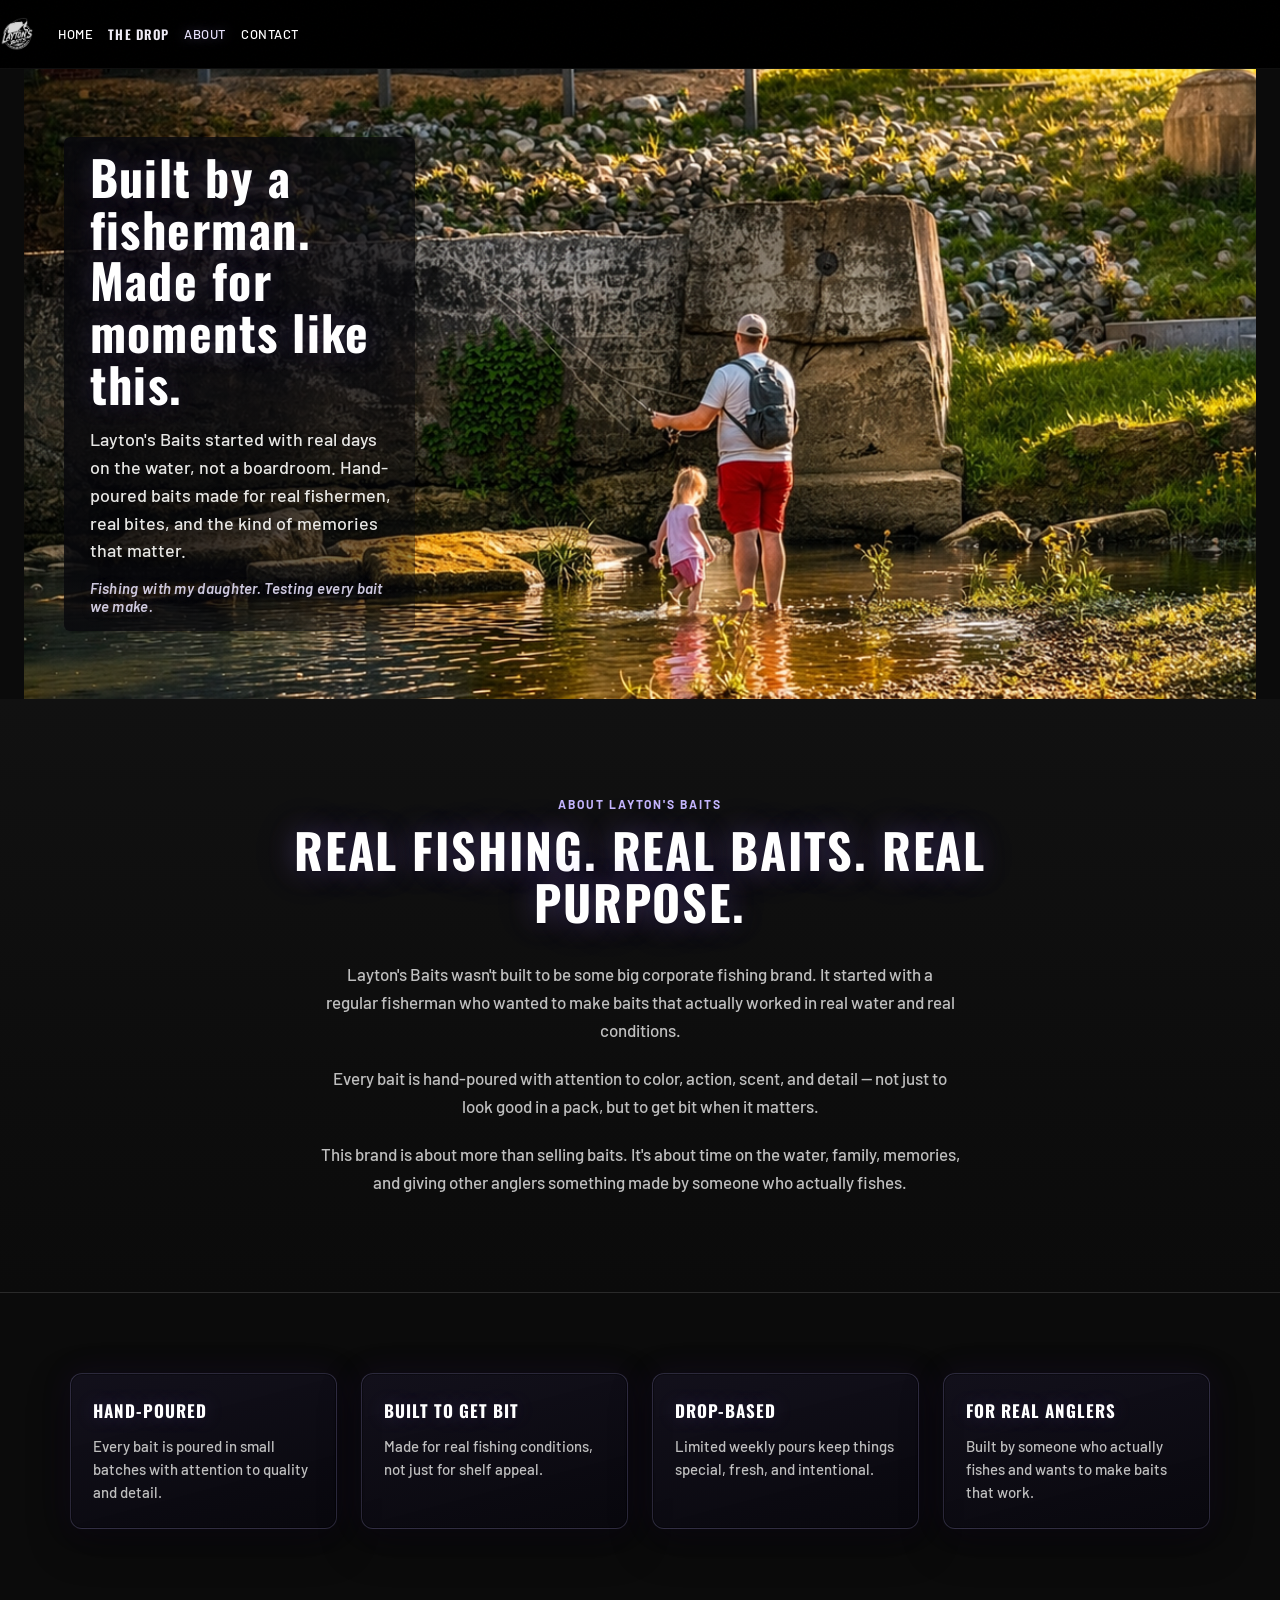
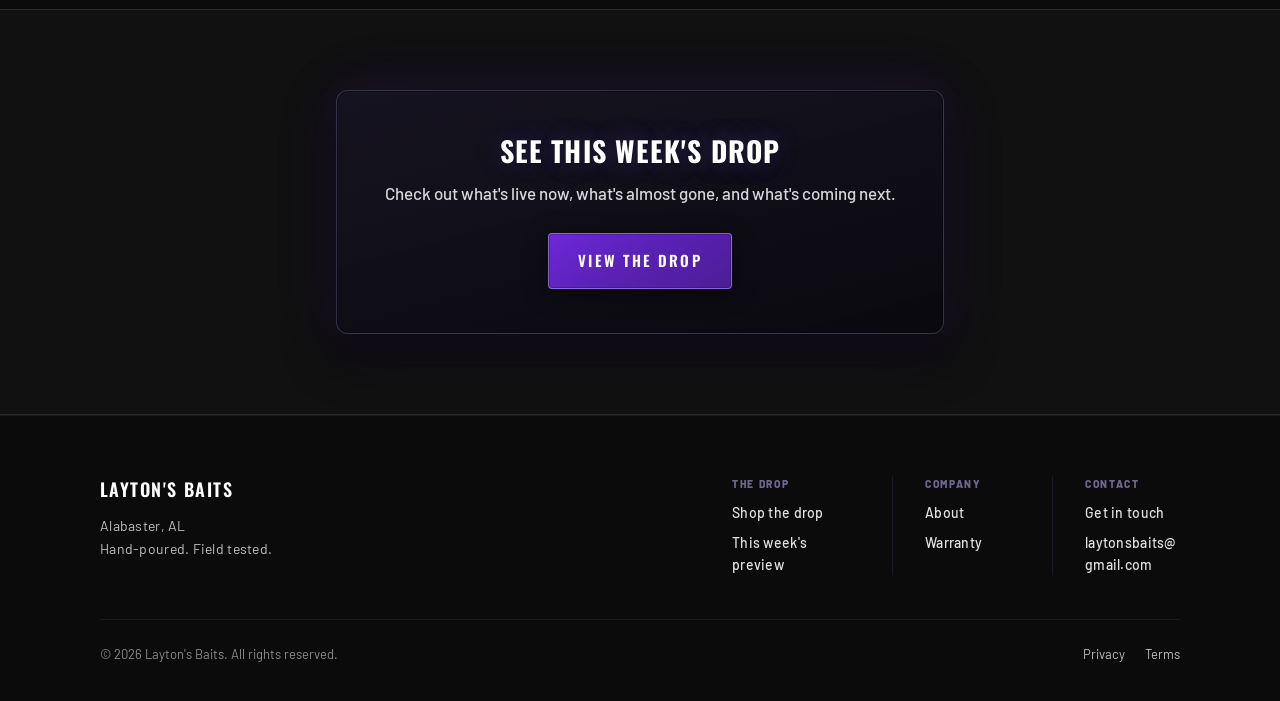
<file: about/index.html>
<!DOCTYPE html>
<html lang="en">
  <head>
    <meta charset="UTF-8" />
    <meta name="viewport" content="width=device-width, initial-scale=1.0" />
    <title>About — Layton&apos;s Baits | Hand-Poured Baits</title>
    <link rel="preconnect" href="https://fonts.googleapis.com" />
    <link rel="preconnect" href="https://fonts.gstatic.com" crossorigin />
    <link
      href="https://fonts.googleapis.com/css2?family=Barlow:ital,wght@0,400;0,500;0,600;0,700;1,500&family=Oswald:wght@500;600;700&display=swap"
      rel="stylesheet"
    />
    <link rel="stylesheet" href="../styles.css" />
    <script src="https://sdks.shopifycdn.com/buy-button/latest/buy-button-storefront.min.js"></script>
  </head>
  <body>
    <div class="grit-overlay" aria-hidden="true"></div>
    <a class="skip-link" href="#main">Skip to content</a>
    <header class="site-header">
      <div class="container header-inner">
        <a href="../index.html" class="logo">
          <img
            src="../logo.png"
            width="160"
            height="40"
            alt="Layton Baits"
            class="logo-img"
          />
        </a>
        <nav class="nav" aria-label="Primary">
          <a class="nav__link--home" href="../index.html">Home</a>
          <a class="nav__link--drop" href="../the-drop/index.html">The Drop</a>
          <a class="nav__link--about" href="index.html" aria-current="page">About</a>
          <a class="nav__link--contact" href="../contact/index.html">Contact</a>
        </nav>
        <div class="header-tools">
          <div id="shopify-cart-host" class="nav-cart-host"></div>
          <button
            type="button"
            class="menu-toggle"
            aria-expanded="false"
            aria-controls="mobile-nav"
            aria-label="Open menu"
          >
            <span class="menu-bar"></span>
            <span class="menu-bar"></span>
          </button>
        </div>
        <script src="../shopify-cart-global.js"></script>
      </div>
      <div id="mobile-nav" class="mobile-nav" hidden>
        <a href="../index.html">Home</a>
        <a href="../the-drop/index.html">The Drop</a>
        <a href="index.html" aria-current="page">About</a>
        <a href="../contact/index.html">Contact</a>
      </div>
    </header>

    <main id="main">
      <section class="about-hero" aria-label="About Layton&apos;s Baits">
        <div class="about-hero__frame">
          <div class="about-hero__media">
            <img
              class="about-hero__img"
              src="../heroabout.png"
              alt=""
              width="1920"
              height="1080"
              decoding="async"
              fetchpriority="high"
            />
          </div>
          <div class="about-hero__text-wrap">
            <div class="about-hero__content">
              <h1 class="about-hero__headline">
                Built by a fisherman.<br />
                Made for moments like this.
              </h1>
              <p class="about-hero__sub">
                Layton&apos;s Baits started with real days on the water, not a boardroom. Hand-poured
                baits made for real fishermen, real bites, and the kind of memories that matter.
              </p>
              <p class="about-hero__note">Fishing with my daughter. Testing every bait we make.</p>
            </div>
          </div>
        </div>
      </section>

      <section class="about-story section" aria-labelledby="about-story-heading">
        <div class="container">
          <p class="section-kicker">About Layton&apos;s Baits</p>
          <h2 id="about-story-heading" class="about-story__title">
            Real fishing. Real baits. Real purpose.
          </h2>
          <div class="about-story__body">
            <p>
              Layton&apos;s Baits wasn&apos;t built to be some big corporate fishing brand. It started
              with a regular fisherman who wanted to make baits that actually worked in real water
              and real conditions.
            </p>
            <p>
              Every bait is hand-poured with attention to color, action, scent, and detail — not just
              to look good in a pack, but to get bit when it matters.
            </p>
            <p>
              This brand is about more than selling baits. It&apos;s about time on the water, family,
              memories, and giving other anglers something made by someone who actually fishes.
            </p>
          </div>
        </div>
      </section>

      <section class="about-values section" aria-labelledby="about-values-heading">
        <div class="container">
          <h2 id="about-values-heading" class="sr-only">What we stand for</h2>
          <ul class="about-values__grid">
            <li class="about-value-card">
              <h3 class="about-value-card__title">Hand-Poured</h3>
              <p class="about-value-card__text">
                Every bait is poured in small batches with attention to quality and detail.
              </p>
            </li>
            <li class="about-value-card">
              <h3 class="about-value-card__title">Built to Get Bit</h3>
              <p class="about-value-card__text">
                Made for real fishing conditions, not just for shelf appeal.
              </p>
            </li>
            <li class="about-value-card">
              <h3 class="about-value-card__title">Drop-Based</h3>
              <p class="about-value-card__text">
                Limited weekly pours keep things special, fresh, and intentional.
              </p>
            </li>
            <li class="about-value-card">
              <h3 class="about-value-card__title">For Real Anglers</h3>
              <p class="about-value-card__text">
                Built by someone who actually fishes and wants to make baits that work.
              </p>
            </li>
          </ul>
        </div>
      </section>

      <section class="about-cta section" aria-labelledby="about-cta-heading">
        <div class="container">
          <div class="about-cta__panel">
            <h2 id="about-cta-heading" class="about-cta__title">See This Week&apos;s Drop</h2>
            <p class="about-cta__text">
              Check out what&apos;s live now, what&apos;s almost gone, and what&apos;s coming next.
            </p>
            <a class="about-cta__btn" href="../the-drop/index.html">View The Drop</a>
          </div>
        </div>
      </section>
    </main>

    <footer class="site-footer">
      <div class="container footer-wrap">
        <div class="footer-main">
          <div class="footer-brand-block">
            <span class="footer-brand">Layton&apos;s Baits</span>
            <p class="footer-address">
              Alabaster, AL<br />
              Hand-poured. Field tested.
            </p>
          </div>
          <nav class="footer-nav-columns" aria-label="Footer">
            <div class="footer-links">
              <span class="footer-heading">The Drop</span>
              <a href="../the-drop/index.html">Shop the drop</a>
              <a href="../index.html#week-drop">This week&apos;s preview</a>
            </div>
            <div class="footer-links">
              <span class="footer-heading">Company</span>
              <a href="index.html">About</a>
              <a href="#">Warranty</a>
            </div>
            <div class="footer-links">
              <span class="footer-heading">Contact</span>
              <a href="../contact/index.html">Get in touch</a>
              <a href="mailto:laytonsbaits@gmail.com">laytonsbaits@gmail.com</a>
            </div>
          </nav>
        </div>
        <div class="footer-bottom">
          <p class="footer-note">© <span id="year"></span> Layton&apos;s Baits. All rights reserved.</p>
          <div class="footer-legal">
            <a href="#">Privacy</a>
            <a href="#">Terms</a>
          </div>
        </div>
      </div>
    </footer>

    <script src="../app.js"></script>
  </body>
</html>
</file>
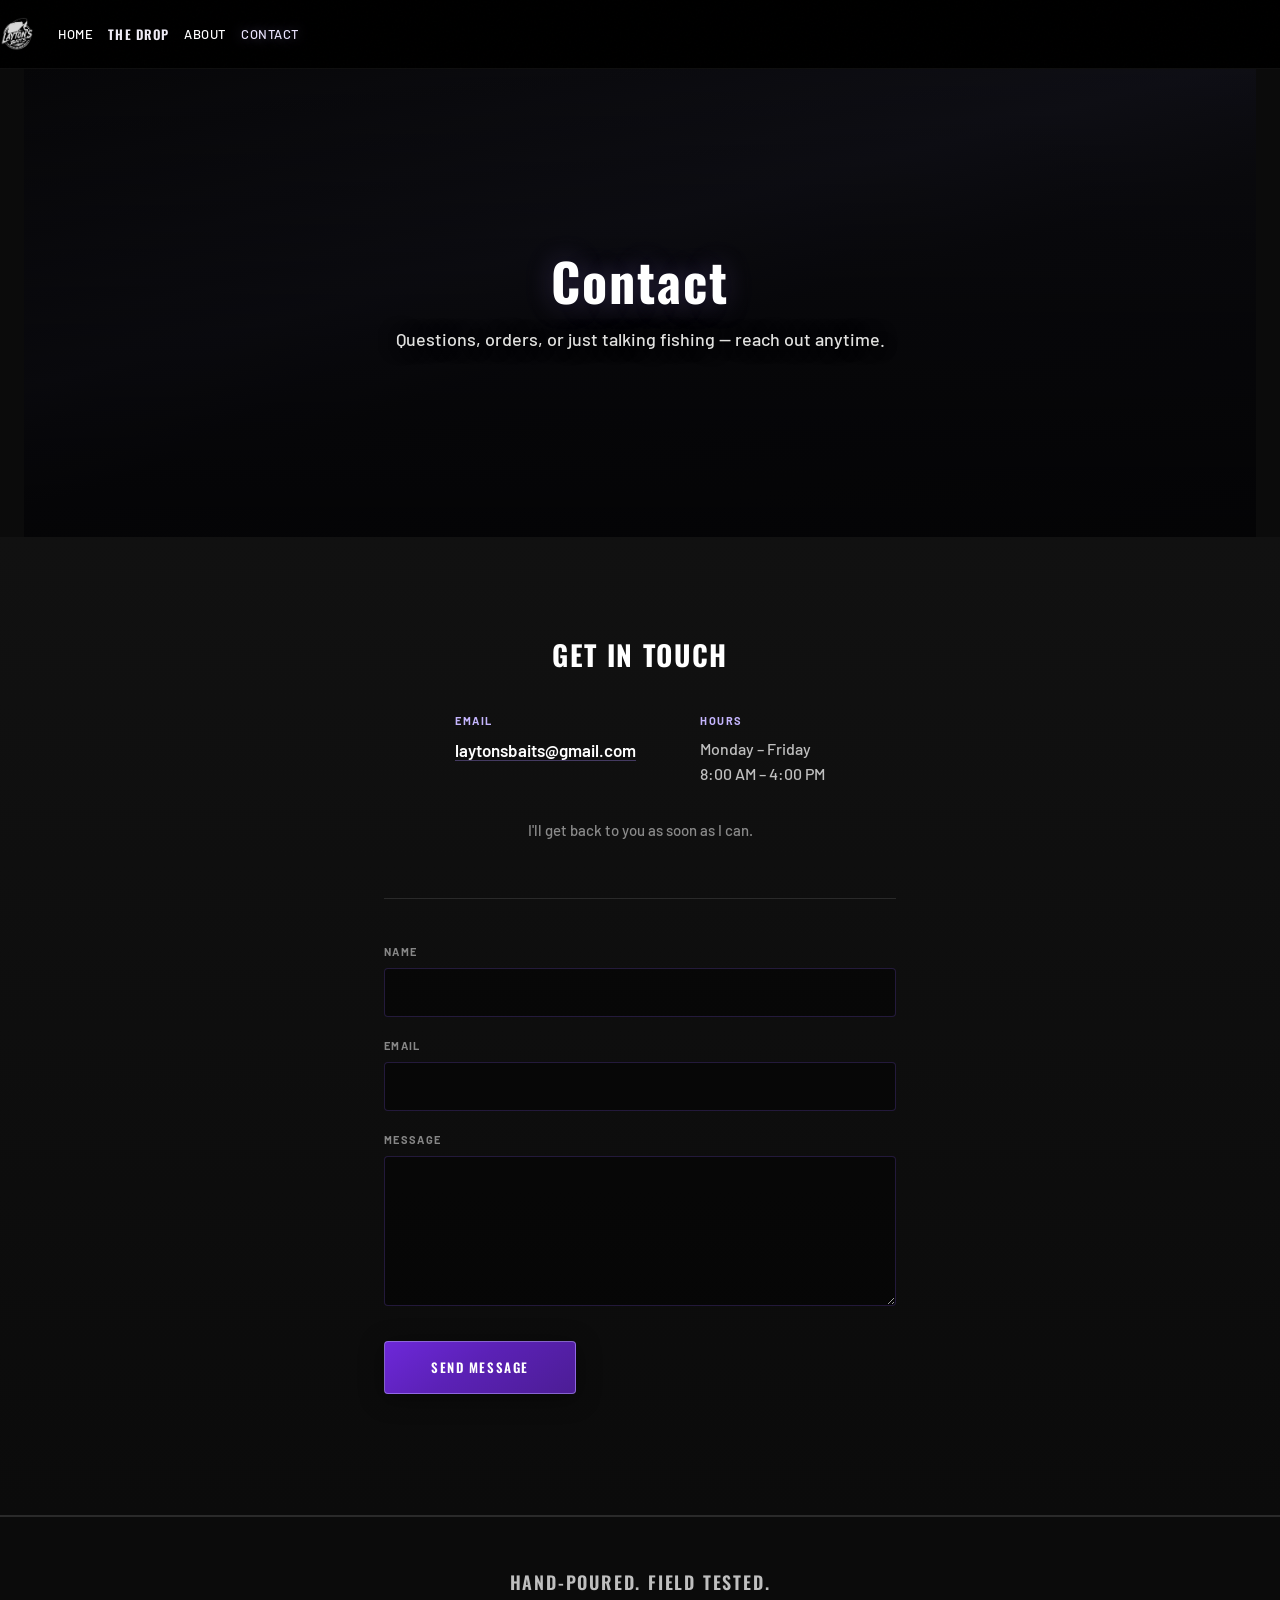
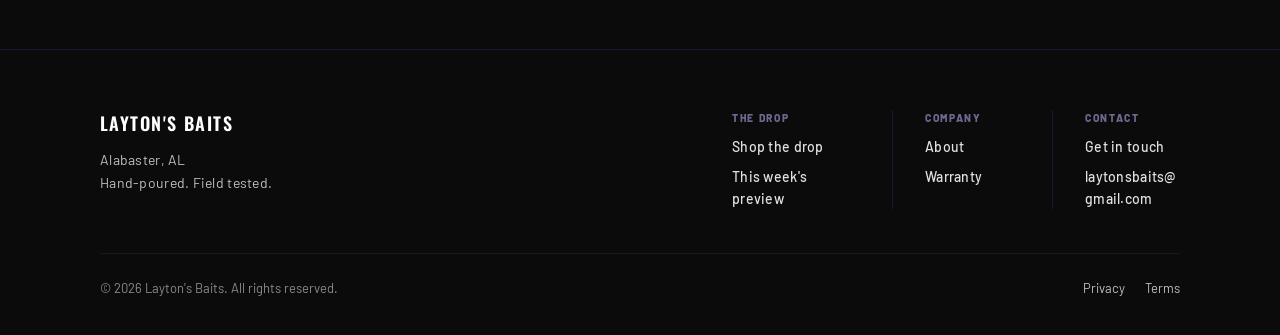
<file: contact/index.html>
<!DOCTYPE html>
<html lang="en">
  <head>
    <meta charset="UTF-8" />
    <meta name="viewport" content="width=device-width, initial-scale=1.0" />
    <title>Contact — Layton&apos;s Baits | Get in Touch</title>
    <link rel="preconnect" href="https://fonts.googleapis.com" />
    <link rel="preconnect" href="https://fonts.gstatic.com" crossorigin />
    <link
      href="https://fonts.googleapis.com/css2?family=Barlow:ital,wght@0,400;0,500;0,600;0,700;1,500&family=Oswald:wght@500;600;700&display=swap"
      rel="stylesheet"
    />
    <link rel="stylesheet" href="../styles.css" />
    <script src="https://sdks.shopifycdn.com/buy-button/latest/buy-button-storefront.min.js"></script>
  </head>
  <body>
    <div class="grit-overlay" aria-hidden="true"></div>
    <a class="skip-link" href="#main">Skip to content</a>
    <header class="site-header">
      <div class="container header-inner">
        <a href="../index.html" class="logo">
          <img
            src="../logo.png"
            width="160"
            height="40"
            alt="Layton Baits"
            class="logo-img"
          />
        </a>
        <nav class="nav" aria-label="Primary">
          <a class="nav__link--home" href="../index.html">Home</a>
          <a class="nav__link--drop" href="../the-drop/index.html">The Drop</a>
          <a class="nav__link--about" href="../about/index.html">About</a>
          <a class="nav__link--contact" href="index.html" aria-current="page">Contact</a>
        </nav>
        <div class="header-tools">
          <div id="shopify-cart-host" class="nav-cart-host"></div>
          <button
            type="button"
            class="menu-toggle"
            aria-expanded="false"
            aria-controls="mobile-nav"
            aria-label="Open menu"
          >
            <span class="menu-bar"></span>
            <span class="menu-bar"></span>
          </button>
        </div>
        <script src="../shopify-cart-global.js"></script>
      </div>
      <div id="mobile-nav" class="mobile-nav" hidden>
        <a href="../index.html">Home</a>
        <a href="../the-drop/index.html">The Drop</a>
        <a href="../about/index.html">About</a>
        <a href="index.html" aria-current="page">Contact</a>
      </div>
    </header>

    <main id="main">
      <section class="contact-hero" aria-label="Contact">
        <div class="contact-hero__frame contact-hero__frame--placeholder">
          <div class="contact-hero__overlay" aria-hidden="true"></div>
          <div class="contact-hero__content">
            <h1 class="contact-hero__headline">Contact</h1>
            <p class="contact-hero__sub">
              Questions, orders, or just talking fishing — reach out anytime.
            </p>
          </div>
        </div>
      </section>

      <section class="contact-details section" aria-labelledby="contact-touch-heading">
        <div class="container contact-details__inner">
          <h2 id="contact-touch-heading" class="contact-details__title">Get in Touch</h2>
          <div class="contact-details__blocks">
            <div class="contact-block">
              <span class="contact-block__label">Email</span>
              <a class="contact-block__link" href="mailto:laytonsbaits@gmail.com"
                >laytonsbaits@gmail.com</a
              >
            </div>
            <div class="contact-block">
              <span class="contact-block__label">Hours</span>
              <p class="contact-block__text">
                Monday – Friday<br />
                8:00 AM – 4:00 PM
              </p>
            </div>
          </div>
          <p class="contact-details__note">I&apos;ll get back to you as soon as I can.</p>

          <form id="contact-form" class="contact-form" novalidate>
            <div class="contact-form__field">
              <label class="contact-form__label" for="contact-name">Name</label>
              <input
                id="contact-name"
                name="name"
                type="text"
                class="contact-form__input"
                autocomplete="name"
                required
              />
            </div>
            <div class="contact-form__field">
              <label class="contact-form__label" for="contact-email">Email</label>
              <input
                id="contact-email"
                name="email"
                type="email"
                class="contact-form__input"
                autocomplete="email"
                required
              />
            </div>
            <div class="contact-form__field">
              <label class="contact-form__label" for="contact-message">Message</label>
              <textarea
                id="contact-message"
                name="message"
                class="contact-form__textarea"
                rows="5"
                required
              ></textarea>
            </div>
            <button type="submit" class="contact-form__submit">Send Message</button>
            <p
              id="contact-form-feedback"
              class="contact-form-feedback"
              role="status"
              aria-live="polite"
            ></p>
          </form>
        </div>
      </section>

      <section class="contact-tagline section section--tight" aria-label="Tagline">
        <p class="contact-tagline__text">Hand-poured. Field tested.</p>
      </section>
    </main>

    <footer class="site-footer">
      <div class="container footer-wrap">
        <div class="footer-main">
          <div class="footer-brand-block">
            <span class="footer-brand">Layton&apos;s Baits</span>
            <p class="footer-address">
              Alabaster, AL<br />
              Hand-poured. Field tested.
            </p>
          </div>
          <nav class="footer-nav-columns" aria-label="Footer">
            <div class="footer-links">
              <span class="footer-heading">The Drop</span>
              <a href="../the-drop/index.html">Shop the drop</a>
              <a href="../index.html#week-drop">This week&apos;s preview</a>
            </div>
            <div class="footer-links">
              <span class="footer-heading">Company</span>
              <a href="../about/index.html">About</a>
              <a href="#">Warranty</a>
            </div>
            <div class="footer-links">
              <span class="footer-heading">Contact</span>
              <a href="index.html" aria-current="page">Get in touch</a>
              <a href="mailto:laytonsbaits@gmail.com">laytonsbaits@gmail.com</a>
            </div>
          </nav>
        </div>
        <div class="footer-bottom">
          <p class="footer-note">© <span id="year"></span> Layton&apos;s Baits. All rights reserved.</p>
          <div class="footer-legal">
            <a href="#">Privacy</a>
            <a href="#">Terms</a>
          </div>
        </div>
      </div>
    </footer>

    <script src="../app.js"></script>
  </body>
</html>
</file>
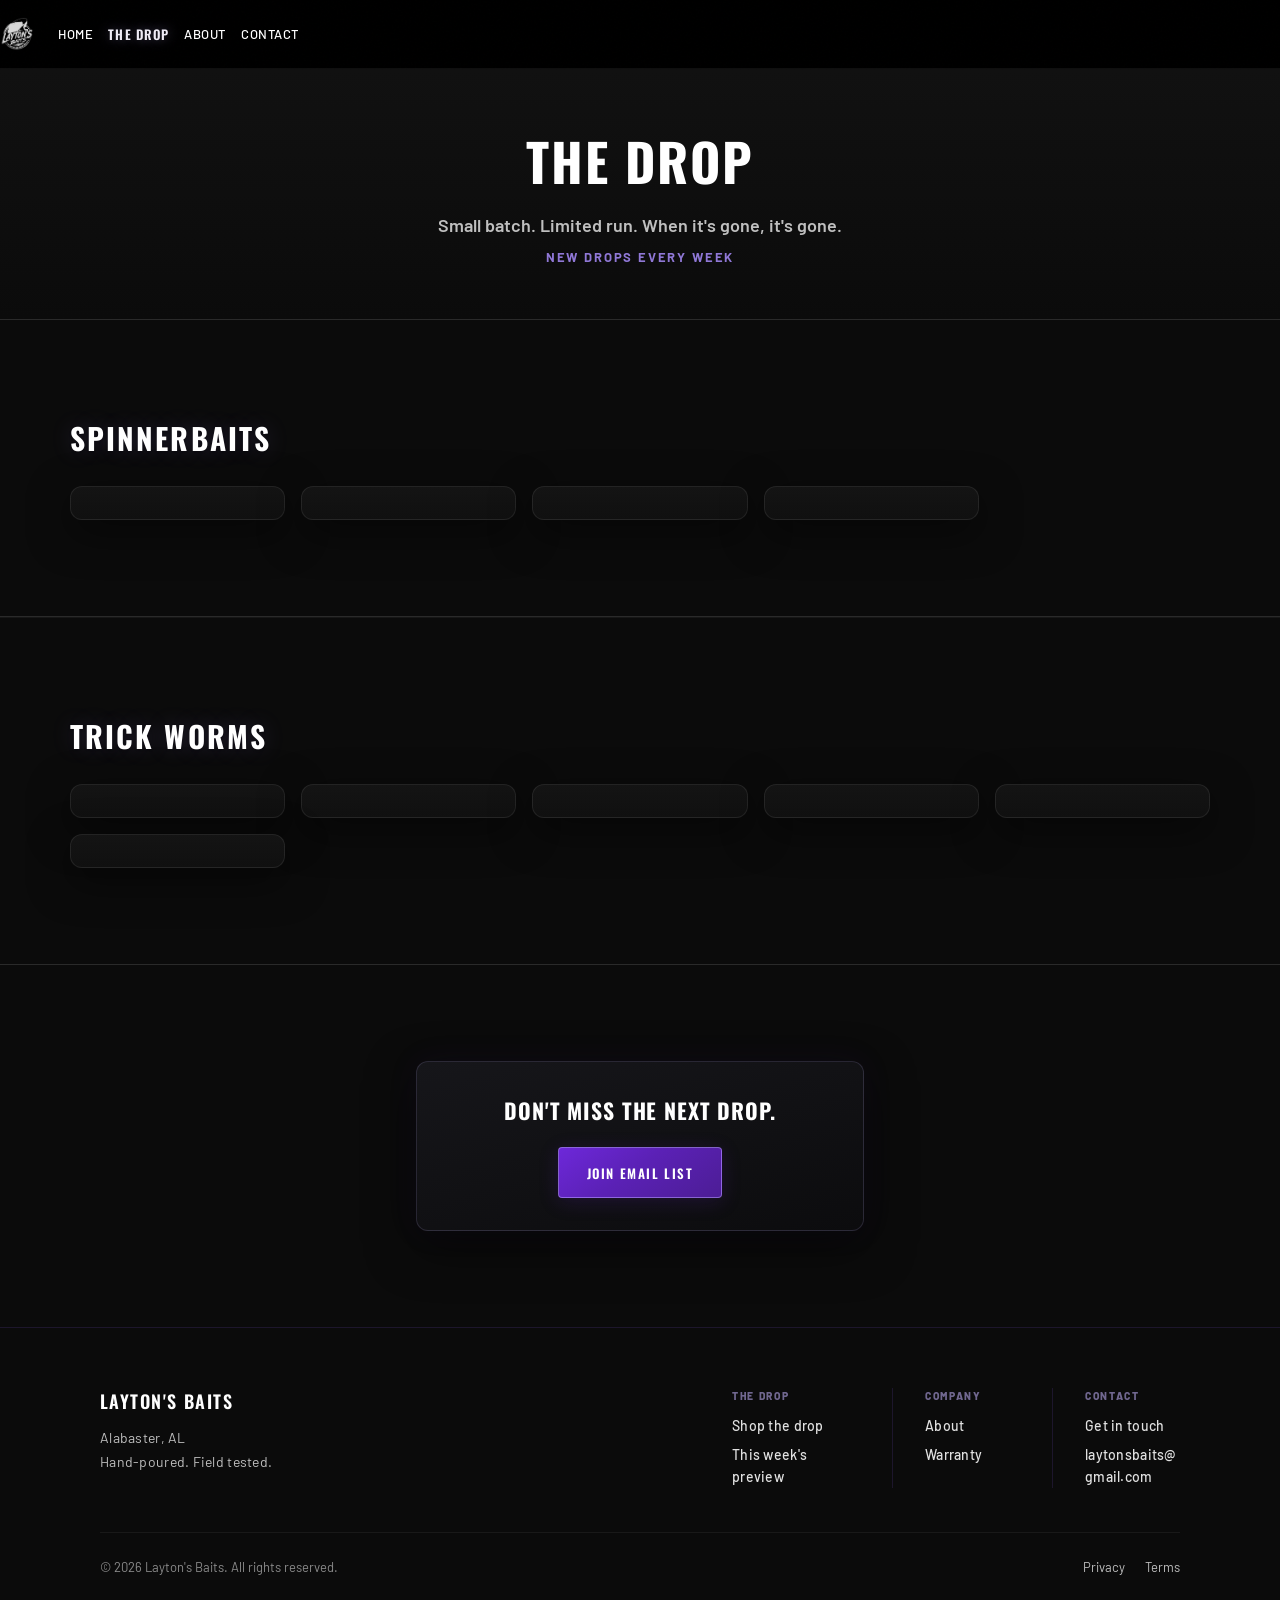
<file: the-drop/index.html>
<!DOCTYPE html>
<html lang="en">
  <head>
    <meta charset="UTF-8" />
    <meta name="viewport" content="width=device-width, initial-scale=1.0" />
    <title>The Drop — Layton&apos;s Baits | Weekly Limited Baits</title>
    <link rel="preconnect" href="https://fonts.googleapis.com" />
    <link rel="preconnect" href="https://fonts.gstatic.com" crossorigin />
    <link
      href="https://fonts.googleapis.com/css2?family=Barlow:ital,wght@0,400;0,500;0,600;0,700;1,500&family=Oswald:wght@500;600;700&display=swap"
      rel="stylesheet"
    />
    <link rel="stylesheet" href="../styles.css" />
    <script src="https://sdks.shopifycdn.com/buy-button/latest/buy-button-storefront.min.js"></script>
  </head>
  <body>
    <div class="grit-overlay" aria-hidden="true"></div>
    <a class="skip-link" href="#main">Skip to content</a>
    <header class="site-header">
      <div class="container header-inner">
        <a href="../index.html" class="logo">
          <img
            src="../logo.png"
            width="160"
            height="40"
            alt="Layton Baits"
            class="logo-img"
          />
        </a>
        <nav class="nav" aria-label="Primary">
          <a class="nav__link--home" href="../index.html">Home</a>
          <a class="nav__link--drop" href="index.html" aria-current="page">The Drop</a>
          <a class="nav__link--about" href="../about/index.html">About</a>
          <a class="nav__link--contact" href="../contact/index.html">Contact</a>
        </nav>
        <div class="header-tools">
          <div id="shopify-cart-host" class="nav-cart-host"></div>
          <button
            type="button"
            class="menu-toggle"
            aria-expanded="false"
            aria-controls="mobile-nav"
            aria-label="Open menu"
          >
            <span class="menu-bar"></span>
            <span class="menu-bar"></span>
          </button>
        </div>
        <script src="../shopify-cart-global.js"></script>
      </div>
      <div id="mobile-nav" class="mobile-nav" hidden>
        <a href="../index.html">Home</a>
        <a href="index.html" aria-current="page">The Drop</a>
        <a href="../about/index.html">About</a>
        <a href="../contact/index.html">Contact</a>
      </div>
    </header>

    <main id="main">
      <header class="drop-page-hero section section--tight">
        <div class="container drop-page-hero__inner">
          <h1 class="drop-page-hero__title">The Drop</h1>
          <p class="drop-page-hero__lede">Small batch. Limited run. When it&apos;s gone, it&apos;s gone.</p>
          <p class="drop-page-hero__note">New drops every week</p>
        </div>
      </header>

      <div class="shop-drop">
        <section
          id="drop-spinnerbaits"
          class="shop-type-section shop-section section"
          aria-labelledby="drop-spinnerbaits-heading"
        >
          <div class="container">
            <header class="shop-type-section__head">
              <h2 id="drop-spinnerbaits-heading" class="shop-type-section__title">Spinnerbaits</h2>
            </header>
            <ul class="shop-grid shop-grid--row">
              <li
                class="shop-card shop-card--flip"
                data-drop-title="The Original"
                tabindex="0"
                aria-expanded="false"
                aria-label="Product card — activate to flip for details"
              >
                <div class="shop-card__flip">
                  <div class="shop-card__flip-inner">
                    <div class="shop-card__face shop-card__face--front">
                <div class="shop-card__body shop-card__body--shopify">
                  <div id='product-component-drop-spinner-original'></div>
<script type="text/javascript">
/*<![CDATA[*/
(function () {
  function ShopifyBuyInit() {
    var client = window.__LAYTONS_SHOPIFY_CLIENT;
    if (!client) {
      client = ShopifyBuy.buildClient({
        domain: '6i3wir-s4.myshopify.com',
        storefrontAccessToken: '5d8f32e6a0f8a5c8acc9f6ca11aa47ab',
      });
      window.__LAYTONS_SHOPIFY_CLIENT = client;
    }
    ShopifyBuy.UI.onReady(client).then(function (ui) {
      ui.createComponent('product', {
        id: '8729844220103',
        node: document.getElementById('product-component-drop-spinner-original'),
        moneyFormat: '%24%7B%7Bamount%7D%7D',
        options: {
  "product": {
    "contents": {
      "img": true,
      "title": true,
      "price": true,
      "button": true,
      "options": true
    },
    "order": ["img", "title", "price", "options", "button"],
    "styles": {
      "product": {
        "max-width": "100%",
        "margin-left": "0",
        "margin-bottom": "0",
        "@media (min-width: 601px)": {
          "max-width": "100%",
          "margin-left": "0",
          "margin-bottom": "0"
        }
      },
      "title": {
        "font-family": "Oswald, sans-serif",
        "font-weight": "700",
        "font-size": "0.875rem",
        "letter-spacing": "0.04em",
        "text-transform": "uppercase",
        "color": "#f4f4f5",
        "margin-top": "0.65rem",
        "text-align": "center",
        "line-height": "1.25"
      },
      "price": {
        "font-family": "Oswald, sans-serif",
        "font-weight": "700",
        "font-size": "1.3rem",
        "color": "#f4f4f5",
        "margin-top": "0.35rem",
        "text-align": "center"
      },
      "img": {
        "max-width": "100%",
        "display": "block",
        "margin-left": "auto",
        "margin-right": "auto",
        "border-radius": "8px"
      },
      "button": {
        ":hover": {
          "background-color": "#8329b3"
        },
        "background-color": "#922dc7",
        ":focus": {
          "background-color": "#8329b3"
        }
      }
    },
    "text": {
      "button": "Add to Bag"
    }
  },
  "productSet": {
    "styles": {
      "products": {
        "@media (min-width: 601px)": {
          "margin-left": "-20px"
        }
      }
    }
  },
  "modalProduct": {
    "contents": {
      "img": false,
      "imgWithCarousel": true,
      "button": false,
      "buttonWithQuantity": true
    },
    "styles": {
      "product": {
        "@media (min-width: 601px)": {
          "max-width": "100%",
          "margin-left": "0px",
          "margin-bottom": "0px"
        }
      },
      "button": {
        ":hover": {
          "background-color": "#8329b3"
        },
        "background-color": "#922dc7",
        ":focus": {
          "background-color": "#8329b3"
        }
      }
    },
    "text": {
      "button": "Add to cart"
    }
  },
  "option": {}
},
      });
    });
  }
  if (window.ShopifyBuy && window.ShopifyBuy.UI) {
    ShopifyBuyInit();
  }
})();
/*]]>*/
</script>
                </div>
                <div class="shop-card__flip-hit" aria-hidden="true"></div>
                    </div>
                    <div class="shop-card__face shop-card__face--back">
                      <h3 class="shop-card__name shop-card__name--back"></h3>
                      <p class="shop-card__back-desc"></p>
                      <p class="shop-card__flip-hint">Tap to flip back</p>
                    </div>
                  </div>
                </div>
              </li>
              <li
                class="shop-card shop-card--flip"
                data-drop-title="Orca"
                tabindex="0"
                aria-expanded="false"
                aria-label="Product card — activate to flip for details"
              >
                <div class="shop-card__flip">
                  <div class="shop-card__flip-inner">
                    <div class="shop-card__face shop-card__face--front">
                <div class="shop-card__body shop-card__body--shopify">
                  <div id='product-component-drop-spinner-orca'></div>
<script type="text/javascript">
/*<![CDATA[*/
(function () {
  function ShopifyBuyInit() {
    var client = window.__LAYTONS_SHOPIFY_CLIENT;
    if (!client) {
      client = ShopifyBuy.buildClient({
        domain: '6i3wir-s4.myshopify.com',
        storefrontAccessToken: '5d8f32e6a0f8a5c8acc9f6ca11aa47ab',
      });
      window.__LAYTONS_SHOPIFY_CLIENT = client;
    }
    ShopifyBuy.UI.onReady(client).then(function (ui) {
      ui.createComponent('product', {
        id: '8729843040455',
        node: document.getElementById('product-component-drop-spinner-orca'),
        moneyFormat: '%24%7B%7Bamount%7D%7D',
        options: {
  "product": {
    "contents": {
      "img": true,
      "title": true,
      "price": true,
      "button": true,
      "options": true
    },
    "order": ["img", "title", "price", "options", "button"],
    "styles": {
      "product": {
        "max-width": "100%",
        "margin-left": "0",
        "margin-bottom": "0",
        "@media (min-width: 601px)": {
          "max-width": "100%",
          "margin-left": "0",
          "margin-bottom": "0"
        }
      },
      "title": {
        "font-family": "Oswald, sans-serif",
        "font-weight": "700",
        "font-size": "0.875rem",
        "letter-spacing": "0.04em",
        "text-transform": "uppercase",
        "color": "#f4f4f5",
        "margin-top": "0.65rem",
        "text-align": "center",
        "line-height": "1.25"
      },
      "price": {
        "font-family": "Oswald, sans-serif",
        "font-weight": "700",
        "font-size": "1.3rem",
        "color": "#f4f4f5",
        "margin-top": "0.35rem",
        "text-align": "center"
      },
      "img": {
        "max-width": "100%",
        "display": "block",
        "margin-left": "auto",
        "margin-right": "auto",
        "border-radius": "8px"
      },
      "button": {
        ":hover": {
          "background-color": "#8329b3"
        },
        "background-color": "#922dc7",
        ":focus": {
          "background-color": "#8329b3"
        }
      }
    },
    "text": {
      "button": "Add to Bag"
    }
  },
  "productSet": {
    "styles": {
      "products": {
        "@media (min-width: 601px)": {
          "margin-left": "-20px"
        }
      }
    }
  },
  "modalProduct": {
    "contents": {
      "img": false,
      "imgWithCarousel": true,
      "button": false,
      "buttonWithQuantity": true
    },
    "styles": {
      "product": {
        "@media (min-width: 601px)": {
          "max-width": "100%",
          "margin-left": "0px",
          "margin-bottom": "0px"
        }
      },
      "button": {
        ":hover": {
          "background-color": "#8329b3"
        },
        "background-color": "#922dc7",
        ":focus": {
          "background-color": "#8329b3"
        }
      }
    },
    "text": {
      "button": "Add to cart"
    }
  },
  "option": {}
},
      });
    });
  }
  if (window.ShopifyBuy && window.ShopifyBuy.UI) {
    ShopifyBuyInit();
  }
})();
/*]]>*/
</script>
                </div>
                <div class="shop-card__flip-hit" aria-hidden="true"></div>
                    </div>
                    <div class="shop-card__face shop-card__face--back">
                      <h3 class="shop-card__name shop-card__name--back"></h3>
                      <p class="shop-card__back-desc"></p>
                      <p class="shop-card__flip-hint">Tap to flip back</p>
                    </div>
                  </div>
                </div>
              </li>
              <li
                class="shop-card shop-card--flip"
                data-drop-title="Thumb's Gold"
                tabindex="0"
                aria-expanded="false"
                aria-label="Product card — activate to flip for details"
              >
                <div class="shop-card__flip">
                  <div class="shop-card__flip-inner">
                    <div class="shop-card__face shop-card__face--front">
                <div class="shop-card__body shop-card__body--shopify">
                  <div id='product-component-drop-spinner-thumbs-gold'></div>
<script type="text/javascript">
/*<![CDATA[*/
(function () {
  function ShopifyBuyInit() {
    var client = window.__LAYTONS_SHOPIFY_CLIENT;
    if (!client) {
      client = ShopifyBuy.buildClient({
        domain: '6i3wir-s4.myshopify.com',
        storefrontAccessToken: '5d8f32e6a0f8a5c8acc9f6ca11aa47ab',
      });
      window.__LAYTONS_SHOPIFY_CLIENT = client;
    }
    ShopifyBuy.UI.onReady(client).then(function (ui) {
      ui.createComponent('product', {
        id: '8729845563591',
        node: document.getElementById('product-component-drop-spinner-thumbs-gold'),
        moneyFormat: '%24%7B%7Bamount%7D%7D',
        options: {
  "product": {
    "contents": {
      "img": true,
      "title": true,
      "price": true,
      "button": true,
      "options": true
    },
    "order": ["img", "title", "price", "options", "button"],
    "styles": {
      "product": {
        "max-width": "100%",
        "margin-left": "0",
        "margin-bottom": "0",
        "@media (min-width: 601px)": {
          "max-width": "100%",
          "margin-left": "0",
          "margin-bottom": "0"
        }
      },
      "title": {
        "font-family": "Oswald, sans-serif",
        "font-weight": "700",
        "font-size": "0.875rem",
        "letter-spacing": "0.04em",
        "text-transform": "uppercase",
        "color": "#f4f4f5",
        "margin-top": "0.65rem",
        "text-align": "center",
        "line-height": "1.25"
      },
      "price": {
        "font-family": "Oswald, sans-serif",
        "font-weight": "700",
        "font-size": "1.3rem",
        "color": "#f4f4f5",
        "margin-top": "0.35rem",
        "text-align": "center"
      },
      "img": {
        "max-width": "100%",
        "display": "block",
        "margin-left": "auto",
        "margin-right": "auto",
        "border-radius": "8px"
      },
      "button": {
        ":hover": {
          "background-color": "#8329b3"
        },
        "background-color": "#922dc7",
        ":focus": {
          "background-color": "#8329b3"
        }
      }
    },
    "text": {
      "button": "Add to Bag"
    }
  },
  "productSet": {
    "styles": {
      "products": {
        "@media (min-width: 601px)": {
          "margin-left": "-20px"
        }
      }
    }
  },
  "modalProduct": {
    "contents": {
      "img": false,
      "imgWithCarousel": true,
      "button": false,
      "buttonWithQuantity": true
    },
    "styles": {
      "product": {
        "@media (min-width: 601px)": {
          "max-width": "100%",
          "margin-left": "0px",
          "margin-bottom": "0px"
        }
      },
      "button": {
        ":hover": {
          "background-color": "#8329b3"
        },
        "background-color": "#922dc7",
        ":focus": {
          "background-color": "#8329b3"
        }
      }
    },
    "text": {
      "button": "Add to cart"
    }
  },
  "option": {}
},
      });
    });
  }
  if (window.ShopifyBuy && window.ShopifyBuy.UI) {
    ShopifyBuyInit();
  }
})();
/*]]>*/
</script>
                </div>
                <div class="shop-card__flip-hit" aria-hidden="true"></div>
                    </div>
                    <div class="shop-card__face shop-card__face--back">
                      <h3 class="shop-card__name shop-card__name--back"></h3>
                      <p class="shop-card__back-desc"></p>
                      <p class="shop-card__flip-hint">Tap to flip back</p>
                    </div>
                  </div>
                </div>
              </li>
              <li
                class="shop-card shop-card--flip"
                data-drop-title="The Bass Thumb Special"
                tabindex="0"
                aria-expanded="false"
                aria-label="Product card — activate to flip for details"
              >
                <div class="shop-card__flip">
                  <div class="shop-card__flip-inner">
                    <div class="shop-card__face shop-card__face--front">
                <div class="shop-card__body shop-card__body--shopify">
                  <div id='product-component-drop-spinner-bass-thumb-special'></div>
<script type="text/javascript">
/*<![CDATA[*/
(function () {
  function ShopifyBuyInit() {
    var client = window.__LAYTONS_SHOPIFY_CLIENT;
    if (!client) {
      client = ShopifyBuy.buildClient({
        domain: '6i3wir-s4.myshopify.com',
        storefrontAccessToken: '5d8f32e6a0f8a5c8acc9f6ca11aa47ab',
      });
      window.__LAYTONS_SHOPIFY_CLIENT = client;
    }
    ShopifyBuy.UI.onReady(client).then(function (ui) {
      ui.createComponent('product', {
        id: '8729845203143',
        node: document.getElementById('product-component-drop-spinner-bass-thumb-special'),
        moneyFormat: '%24%7B%7Bamount%7D%7D',
        options: {
  "product": {
    "contents": {
      "img": true,
      "title": true,
      "price": true,
      "button": true,
      "options": true
    },
    "order": ["img", "title", "price", "options", "button"],
    "styles": {
      "product": {
        "max-width": "100%",
        "margin-left": "0",
        "margin-bottom": "0",
        "@media (min-width: 601px)": {
          "max-width": "100%",
          "margin-left": "0",
          "margin-bottom": "0"
        }
      },
      "title": {
        "font-family": "Oswald, sans-serif",
        "font-weight": "700",
        "font-size": "0.875rem",
        "letter-spacing": "0.04em",
        "text-transform": "uppercase",
        "color": "#f4f4f5",
        "margin-top": "0.65rem",
        "text-align": "center",
        "line-height": "1.25"
      },
      "price": {
        "font-family": "Oswald, sans-serif",
        "font-weight": "700",
        "font-size": "1.3rem",
        "color": "#f4f4f5",
        "margin-top": "0.35rem",
        "text-align": "center"
      },
      "img": {
        "max-width": "100%",
        "display": "block",
        "margin-left": "auto",
        "margin-right": "auto",
        "border-radius": "8px"
      },
      "button": {
        ":hover": {
          "background-color": "#8329b3"
        },
        "background-color": "#922dc7",
        ":focus": {
          "background-color": "#8329b3"
        }
      }
    },
    "text": {
      "button": "Add to Bag"
    }
  },
  "productSet": {
    "styles": {
      "products": {
        "@media (min-width: 601px)": {
          "margin-left": "-20px"
        }
      }
    }
  },
  "modalProduct": {
    "contents": {
      "img": false,
      "imgWithCarousel": true,
      "button": false,
      "buttonWithQuantity": true
    },
    "styles": {
      "product": {
        "@media (min-width: 601px)": {
          "max-width": "100%",
          "margin-left": "0px",
          "margin-bottom": "0px"
        }
      },
      "button": {
        ":hover": {
          "background-color": "#8329b3"
        },
        "background-color": "#922dc7",
        ":focus": {
          "background-color": "#8329b3"
        }
      }
    },
    "text": {
      "button": "Add to cart"
    }
  },
  "option": {}
},
      });
    });
  }
  if (window.ShopifyBuy && window.ShopifyBuy.UI) {
    ShopifyBuyInit();
  }
})();
/*]]>*/
</script>
                </div>
                <div class="shop-card__flip-hit" aria-hidden="true"></div>
                    </div>
                    <div class="shop-card__face shop-card__face--back">
                      <h3 class="shop-card__name shop-card__name--back"></h3>
                      <p class="shop-card__back-desc"></p>
                      <p class="shop-card__flip-hint">Tap to flip back</p>
                    </div>
                  </div>
                </div>
              </li>
            </ul>
          </div>
        </section>

        <section
          id="drop-trick-worms"
          class="shop-type-section shop-section section"
          aria-labelledby="drop-trick-worms-heading"
        >
          <div class="container">
            <header class="shop-type-section__head">
              <h2 id="drop-trick-worms-heading" class="shop-type-section__title">Trick Worms</h2>
            </header>
            <ul class="shop-grid shop-grid--row">
              <li
                class="shop-card shop-card--flip"
                data-drop-title="Trick Worm – Blueberry"
                tabindex="0"
                aria-expanded="false"
                aria-label="Product card — activate to flip for details"
              >
                <div class="shop-card__flip">
                  <div class="shop-card__flip-inner">
                    <div class="shop-card__face shop-card__face--front">
                <div class="shop-card__body shop-card__body--shopify">
                  <div id='product-component-1775776274733'></div>
<script type="text/javascript">
/*<![CDATA[*/
(function () {
  function ShopifyBuyInit() {
    var client = window.__LAYTONS_SHOPIFY_CLIENT;
    if (!client) {
      client = ShopifyBuy.buildClient({
        domain: '6i3wir-s4.myshopify.com',
        storefrontAccessToken: '5d8f32e6a0f8a5c8acc9f6ca11aa47ab',
      });
      window.__LAYTONS_SHOPIFY_CLIENT = client;
    }
    ShopifyBuy.UI.onReady(client).then(function (ui) {
      ui.createComponent('product', {
        id: '8671551160519',
        node: document.getElementById('product-component-1775776274733'),
        moneyFormat: '%24%7B%7Bamount%7D%7D',
        options: {
  "product": {
    "contents": {
      "img": true,
      "title": true,
      "price": true,
      "button": true,
      "options": true
    },
    "order": ["img", "title", "price", "options", "button"],
    "styles": {
      "product": {
        "max-width": "100%",
        "margin-left": "0",
        "margin-bottom": "0",
        "@media (min-width: 601px)": {
          "max-width": "100%",
          "margin-left": "0",
          "margin-bottom": "0"
        }
      },
      "title": {
        "font-family": "Oswald, sans-serif",
        "font-weight": "700",
        "font-size": "0.875rem",
        "letter-spacing": "0.04em",
        "text-transform": "uppercase",
        "color": "#f4f4f5",
        "margin-top": "0.65rem",
        "text-align": "center",
        "line-height": "1.25"
      },
      "price": {
        "font-family": "Oswald, sans-serif",
        "font-weight": "700",
        "font-size": "1.3rem",
        "color": "#f4f4f5",
        "margin-top": "0.35rem",
        "text-align": "center"
      },
      "img": {
        "max-width": "100%",
        "display": "block",
        "margin-left": "auto",
        "margin-right": "auto",
        "border-radius": "8px"
      },
      "button": {
        ":hover": {
          "background-color": "#8329b3"
        },
        "background-color": "#922dc7",
        ":focus": {
          "background-color": "#8329b3"
        }
      }
    },
    "text": {
      "button": "Add to Bag"
    }
  },
  "productSet": {
    "styles": {
      "products": {
        "@media (min-width: 601px)": {
          "margin-left": "-20px"
        }
      }
    }
  },
  "modalProduct": {
    "contents": {
      "img": false,
      "imgWithCarousel": true,
      "button": false,
      "buttonWithQuantity": true
    },
    "styles": {
      "product": {
        "@media (min-width: 601px)": {
          "max-width": "100%",
          "margin-left": "0px",
          "margin-bottom": "0px"
        }
      },
      "button": {
        ":hover": {
          "background-color": "#8329b3"
        },
        "background-color": "#922dc7",
        ":focus": {
          "background-color": "#8329b3"
        }
      }
    },
    "text": {
      "button": "Add to cart"
    }
  },
  "option": {}
},
      });
    });
  }
  if (window.ShopifyBuy && window.ShopifyBuy.UI) {
    ShopifyBuyInit();
  }
})();
/*]]>*/
</script>
                </div>
                <div class="shop-card__flip-hit" aria-hidden="true"></div>
                    </div>
                    <div class="shop-card__face shop-card__face--back">
                      <h3 class="shop-card__name shop-card__name--back"></h3>
                      <p class="shop-card__back-desc"></p>
                      <p class="shop-card__flip-hint">Tap to flip back</p>
                    </div>
                  </div>
                </div>
              </li>
              <li
                class="shop-card shop-card--flip"
                data-drop-title="Trick Worm – Purple Ghost"
                tabindex="0"
                aria-expanded="false"
                aria-label="Product card — activate to flip for details"
              >
                <div class="shop-card__flip">
                  <div class="shop-card__flip-inner">
                    <div class="shop-card__face shop-card__face--front">
                <div class="shop-card__body shop-card__body--shopify">
                  <div id='product-component-drop-trick-purple-ghost'></div>
<script type="text/javascript">
/*<![CDATA[*/
(function () {
  function ShopifyBuyInit() {
    var client = window.__LAYTONS_SHOPIFY_CLIENT;
    if (!client) {
      client = ShopifyBuy.buildClient({
        domain: '6i3wir-s4.myshopify.com',
        storefrontAccessToken: '5d8f32e6a0f8a5c8acc9f6ca11aa47ab',
      });
      window.__LAYTONS_SHOPIFY_CLIENT = client;
    }
    ShopifyBuy.UI.onReady(client).then(function (ui) {
      ui.createComponent('product', {
        id: '8730788331719',
        node: document.getElementById('product-component-drop-trick-purple-ghost'),
        moneyFormat: '%24%7B%7Bamount%7D%7D',
        options: {
  "product": {
    "contents": {
      "img": true,
      "title": true,
      "price": true,
      "button": true,
      "options": true
    },
    "order": ["img", "title", "price", "options", "button"],
    "styles": {
      "product": {
        "max-width": "100%",
        "margin-left": "0",
        "margin-bottom": "0",
        "@media (min-width: 601px)": {
          "max-width": "100%",
          "margin-left": "0",
          "margin-bottom": "0"
        }
      },
      "title": {
        "font-family": "Oswald, sans-serif",
        "font-weight": "700",
        "font-size": "0.875rem",
        "letter-spacing": "0.04em",
        "text-transform": "uppercase",
        "color": "#f4f4f5",
        "margin-top": "0.65rem",
        "text-align": "center",
        "line-height": "1.25"
      },
      "price": {
        "font-family": "Oswald, sans-serif",
        "font-weight": "700",
        "font-size": "1.3rem",
        "color": "#f4f4f5",
        "margin-top": "0.35rem",
        "text-align": "center"
      },
      "img": {
        "max-width": "100%",
        "display": "block",
        "margin-left": "auto",
        "margin-right": "auto",
        "border-radius": "8px"
      },
      "button": {
        ":hover": {
          "background-color": "#8329b3"
        },
        "background-color": "#922dc7",
        ":focus": {
          "background-color": "#8329b3"
        }
      }
    },
    "text": {
      "button": "Add to Bag"
    }
  },
  "productSet": {
    "styles": {
      "products": {
        "@media (min-width: 601px)": {
          "margin-left": "-20px"
        }
      }
    }
  },
  "modalProduct": {
    "contents": {
      "img": false,
      "imgWithCarousel": true,
      "button": false,
      "buttonWithQuantity": true
    },
    "styles": {
      "product": {
        "@media (min-width: 601px)": {
          "max-width": "100%",
          "margin-left": "0px",
          "margin-bottom": "0px"
        }
      },
      "button": {
        ":hover": {
          "background-color": "#8329b3"
        },
        "background-color": "#922dc7",
        ":focus": {
          "background-color": "#8329b3"
        }
      }
    },
    "text": {
      "button": "Add to cart"
    }
  },
  "option": {}
},
      });
    });
  }
  if (window.ShopifyBuy && window.ShopifyBuy.UI) {
    ShopifyBuyInit();
  }
})();
/*]]>*/
</script>
                </div>
                <div class="shop-card__flip-hit" aria-hidden="true"></div>
                    </div>
                    <div class="shop-card__face shop-card__face--back">
                      <h3 class="shop-card__name shop-card__name--back"></h3>
                      <p class="shop-card__back-desc"></p>
                      <p class="shop-card__flip-hint">Tap to flip back</p>
                    </div>
                  </div>
                </div>
              </li>
              <li
                class="shop-card shop-card--flip"
                data-drop-title="Trick Worm – Ghost Blue"
                tabindex="0"
                aria-expanded="false"
                aria-label="Product card — activate to flip for details"
              >
                <div class="shop-card__flip">
                  <div class="shop-card__flip-inner">
                    <div class="shop-card__face shop-card__face--front">
                <div class="shop-card__body shop-card__body--shopify">
                  <div id='product-component-drop-trick-blue-ghost'></div>
<script type="text/javascript">
/*<![CDATA[*/
(function () {
  function ShopifyBuyInit() {
    var client = window.__LAYTONS_SHOPIFY_CLIENT;
    if (!client) {
      client = ShopifyBuy.buildClient({
        domain: '6i3wir-s4.myshopify.com',
        storefrontAccessToken: '5d8f32e6a0f8a5c8acc9f6ca11aa47ab',
      });
      window.__LAYTONS_SHOPIFY_CLIENT = client;
    }
    ShopifyBuy.UI.onReady(client).then(function (ui) {
      ui.createComponent('product', {
        id: '8730788036807',
        node: document.getElementById('product-component-drop-trick-blue-ghost'),
        moneyFormat: '%24%7B%7Bamount%7D%7D',
        options: {
  "product": {
    "contents": {
      "img": true,
      "title": true,
      "price": true,
      "button": true,
      "options": true
    },
    "order": ["img", "title", "price", "options", "button"],
    "styles": {
      "product": {
        "max-width": "100%",
        "margin-left": "0",
        "margin-bottom": "0",
        "@media (min-width: 601px)": {
          "max-width": "100%",
          "margin-left": "0",
          "margin-bottom": "0"
        }
      },
      "title": {
        "font-family": "Oswald, sans-serif",
        "font-weight": "700",
        "font-size": "0.875rem",
        "letter-spacing": "0.04em",
        "text-transform": "uppercase",
        "color": "#f4f4f5",
        "margin-top": "0.65rem",
        "text-align": "center",
        "line-height": "1.25"
      },
      "price": {
        "font-family": "Oswald, sans-serif",
        "font-weight": "700",
        "font-size": "1.3rem",
        "color": "#f4f4f5",
        "margin-top": "0.35rem",
        "text-align": "center"
      },
      "img": {
        "max-width": "100%",
        "display": "block",
        "margin-left": "auto",
        "margin-right": "auto",
        "border-radius": "8px"
      },
      "button": {
        ":hover": {
          "background-color": "#8329b3"
        },
        "background-color": "#922dc7",
        ":focus": {
          "background-color": "#8329b3"
        }
      }
    },
    "text": {
      "button": "Add to Bag"
    }
  },
  "productSet": {
    "styles": {
      "products": {
        "@media (min-width: 601px)": {
          "margin-left": "-20px"
        }
      }
    }
  },
  "modalProduct": {
    "contents": {
      "img": false,
      "imgWithCarousel": true,
      "button": false,
      "buttonWithQuantity": true
    },
    "styles": {
      "product": {
        "@media (min-width: 601px)": {
          "max-width": "100%",
          "margin-left": "0px",
          "margin-bottom": "0px"
        }
      },
      "button": {
        ":hover": {
          "background-color": "#8329b3"
        },
        "background-color": "#922dc7",
        ":focus": {
          "background-color": "#8329b3"
        }
      }
    },
    "text": {
      "button": "Add to cart"
    }
  },
  "option": {}
},
      });
    });
  }
  if (window.ShopifyBuy && window.ShopifyBuy.UI) {
    ShopifyBuyInit();
  }
})();
/*]]>*/
</script>
                </div>
                <div class="shop-card__flip-hit" aria-hidden="true"></div>
                    </div>
                    <div class="shop-card__face shop-card__face--back">
                      <h3 class="shop-card__name shop-card__name--back"></h3>
                      <p class="shop-card__back-desc"></p>
                      <p class="shop-card__flip-hint">Tap to flip back</p>
                    </div>
                  </div>
                </div>
              </li>
              <li
                class="shop-card shop-card--flip"
                data-drop-title="Trick Worm – Banana Bread"
                tabindex="0"
                aria-expanded="false"
                aria-label="Product card — activate to flip for details"
              >
                <div class="shop-card__flip">
                  <div class="shop-card__flip-inner">
                    <div class="shop-card__face shop-card__face--front">
                <div class="shop-card__body shop-card__body--shopify">
                  <div id='product-component-drop-trick-banana-bread'></div>
<script type="text/javascript">
/*<![CDATA[*/
(function () {
  function ShopifyBuyInit() {
    var client = window.__LAYTONS_SHOPIFY_CLIENT;
    if (!client) {
      client = ShopifyBuy.buildClient({
        domain: '6i3wir-s4.myshopify.com',
        storefrontAccessToken: '5d8f32e6a0f8a5c8acc9f6ca11aa47ab',
      });
      window.__LAYTONS_SHOPIFY_CLIENT = client;
    }
    ShopifyBuy.UI.onReady(client).then(function (ui) {
      ui.createComponent('product', {
        id: '8730787840199',
        node: document.getElementById('product-component-drop-trick-banana-bread'),
        moneyFormat: '%24%7B%7Bamount%7D%7D',
        options: {
  "product": {
    "contents": {
      "img": true,
      "title": true,
      "price": true,
      "button": true,
      "options": true
    },
    "order": ["img", "title", "price", "options", "button"],
    "styles": {
      "product": {
        "max-width": "100%",
        "margin-left": "0",
        "margin-bottom": "0",
        "@media (min-width: 601px)": {
          "max-width": "100%",
          "margin-left": "0",
          "margin-bottom": "0"
        }
      },
      "title": {
        "font-family": "Oswald, sans-serif",
        "font-weight": "700",
        "font-size": "0.875rem",
        "letter-spacing": "0.04em",
        "text-transform": "uppercase",
        "color": "#f4f4f5",
        "margin-top": "0.65rem",
        "text-align": "center",
        "line-height": "1.25"
      },
      "price": {
        "font-family": "Oswald, sans-serif",
        "font-weight": "700",
        "font-size": "1.3rem",
        "color": "#f4f4f5",
        "margin-top": "0.35rem",
        "text-align": "center"
      },
      "img": {
        "max-width": "100%",
        "display": "block",
        "margin-left": "auto",
        "margin-right": "auto",
        "border-radius": "8px"
      },
      "button": {
        ":hover": {
          "background-color": "#8329b3"
        },
        "background-color": "#922dc7",
        ":focus": {
          "background-color": "#8329b3"
        }
      }
    },
    "text": {
      "button": "Add to Bag"
    }
  },
  "productSet": {
    "styles": {
      "products": {
        "@media (min-width: 601px)": {
          "margin-left": "-20px"
        }
      }
    }
  },
  "modalProduct": {
    "contents": {
      "img": false,
      "imgWithCarousel": true,
      "button": false,
      "buttonWithQuantity": true
    },
    "styles": {
      "product": {
        "@media (min-width: 601px)": {
          "max-width": "100%",
          "margin-left": "0px",
          "margin-bottom": "0px"
        }
      },
      "button": {
        ":hover": {
          "background-color": "#8329b3"
        },
        "background-color": "#922dc7",
        ":focus": {
          "background-color": "#8329b3"
        }
      }
    },
    "text": {
      "button": "Add to cart"
    }
  },
  "option": {}
},
      });
    });
  }
  if (window.ShopifyBuy && window.ShopifyBuy.UI) {
    ShopifyBuyInit();
  }
})();
/*]]>*/
</script>
                </div>
                <div class="shop-card__flip-hit" aria-hidden="true"></div>
                    </div>
                    <div class="shop-card__face shop-card__face--back">
                      <h3 class="shop-card__name shop-card__name--back"></h3>
                      <p class="shop-card__back-desc"></p>
                      <p class="shop-card__flip-hint">Tap to flip back</p>
                    </div>
                  </div>
                </div>
              </li>
              <li
                class="shop-card shop-card--flip"
                data-drop-title="Trick Worm – Orca"
                tabindex="0"
                aria-expanded="false"
                aria-label="Product card — activate to flip for details"
              >
                <div class="shop-card__flip">
                  <div class="shop-card__flip-inner">
                    <div class="shop-card__face shop-card__face--front">
                <div class="shop-card__body shop-card__body--shopify">
                  <div id='product-component-drop-trick-orca'></div>
<script type="text/javascript">
/*<![CDATA[*/
(function () {
  function ShopifyBuyInit() {
    var client = window.__LAYTONS_SHOPIFY_CLIENT;
    if (!client) {
      client = ShopifyBuy.buildClient({
        domain: '6i3wir-s4.myshopify.com',
        storefrontAccessToken: '5d8f32e6a0f8a5c8acc9f6ca11aa47ab',
      });
      window.__LAYTONS_SHOPIFY_CLIENT = client;
    }
    ShopifyBuy.UI.onReady(client).then(function (ui) {
      ui.createComponent('product', {
        id: '8729846743239',
        node: document.getElementById('product-component-drop-trick-orca'),
        moneyFormat: '%24%7B%7Bamount%7D%7D',
        options: {
  "product": {
    "contents": {
      "img": true,
      "title": true,
      "price": true,
      "button": true,
      "options": true
    },
    "order": ["img", "title", "price", "options", "button"],
    "styles": {
      "product": {
        "max-width": "100%",
        "margin-left": "0",
        "margin-bottom": "0",
        "@media (min-width: 601px)": {
          "max-width": "100%",
          "margin-left": "0",
          "margin-bottom": "0"
        }
      },
      "title": {
        "font-family": "Oswald, sans-serif",
        "font-weight": "700",
        "font-size": "0.875rem",
        "letter-spacing": "0.04em",
        "text-transform": "uppercase",
        "color": "#f4f4f5",
        "margin-top": "0.65rem",
        "text-align": "center",
        "line-height": "1.25"
      },
      "price": {
        "font-family": "Oswald, sans-serif",
        "font-weight": "700",
        "font-size": "1.3rem",
        "color": "#f4f4f5",
        "margin-top": "0.35rem",
        "text-align": "center"
      },
      "img": {
        "max-width": "100%",
        "display": "block",
        "margin-left": "auto",
        "margin-right": "auto",
        "border-radius": "8px"
      },
      "button": {
        ":hover": {
          "background-color": "#8329b3"
        },
        "background-color": "#922dc7",
        ":focus": {
          "background-color": "#8329b3"
        }
      }
    },
    "text": {
      "button": "Add to Bag"
    }
  },
  "productSet": {
    "styles": {
      "products": {
        "@media (min-width: 601px)": {
          "margin-left": "-20px"
        }
      }
    }
  },
  "modalProduct": {
    "contents": {
      "img": false,
      "imgWithCarousel": true,
      "button": false,
      "buttonWithQuantity": true
    },
    "styles": {
      "product": {
        "@media (min-width: 601px)": {
          "max-width": "100%",
          "margin-left": "0px",
          "margin-bottom": "0px"
        }
      },
      "button": {
        ":hover": {
          "background-color": "#8329b3"
        },
        "background-color": "#922dc7",
        ":focus": {
          "background-color": "#8329b3"
        }
      }
    },
    "text": {
      "button": "Add to cart"
    }
  },
  "option": {}
},
      });
    });
  }
  if (window.ShopifyBuy && window.ShopifyBuy.UI) {
    ShopifyBuyInit();
  }
})();
/*]]>*/
</script>
                </div>
                <div class="shop-card__flip-hit" aria-hidden="true"></div>
                    </div>
                    <div class="shop-card__face shop-card__face--back">
                      <h3 class="shop-card__name shop-card__name--back"></h3>
                      <p class="shop-card__back-desc"></p>
                      <p class="shop-card__flip-hint">Tap to flip back</p>
                    </div>
                  </div>
                </div>
              </li>
              <li
                class="shop-card shop-card--flip"
                data-drop-title="Trick Worm – Reverse Orca"
                tabindex="0"
                aria-expanded="false"
                aria-label="Product card — activate to flip for details"
              >
                <div class="shop-card__flip">
                  <div class="shop-card__flip-inner">
                    <div class="shop-card__face shop-card__face--front">
                <div class="shop-card__body shop-card__body--shopify">
                  <div id='product-component-drop-trick-reverse-orca'></div>
<script type="text/javascript">
/*<![CDATA[*/
(function () {
  function ShopifyBuyInit() {
    var client = window.__LAYTONS_SHOPIFY_CLIENT;
    if (!client) {
      client = ShopifyBuy.buildClient({
        domain: '6i3wir-s4.myshopify.com',
        storefrontAccessToken: '5d8f32e6a0f8a5c8acc9f6ca11aa47ab',
      });
      window.__LAYTONS_SHOPIFY_CLIENT = client;
    }
    ShopifyBuy.UI.onReady(client).then(function (ui) {
      ui.createComponent('product', {
        id: '8729845661895',
        node: document.getElementById('product-component-drop-trick-reverse-orca'),
        moneyFormat: '%24%7B%7Bamount%7D%7D',
        options: {
  "product": {
    "contents": {
      "img": true,
      "title": true,
      "price": true,
      "button": true,
      "options": true
    },
    "order": ["img", "title", "price", "options", "button"],
    "styles": {
      "product": {
        "max-width": "100%",
        "margin-left": "0",
        "margin-bottom": "0",
        "@media (min-width: 601px)": {
          "max-width": "100%",
          "margin-left": "0",
          "margin-bottom": "0"
        }
      },
      "title": {
        "font-family": "Oswald, sans-serif",
        "font-weight": "700",
        "font-size": "0.875rem",
        "letter-spacing": "0.04em",
        "text-transform": "uppercase",
        "color": "#f4f4f5",
        "margin-top": "0.65rem",
        "text-align": "center",
        "line-height": "1.25"
      },
      "price": {
        "font-family": "Oswald, sans-serif",
        "font-weight": "700",
        "font-size": "1.3rem",
        "color": "#f4f4f5",
        "margin-top": "0.35rem",
        "text-align": "center"
      },
      "img": {
        "max-width": "100%",
        "display": "block",
        "margin-left": "auto",
        "margin-right": "auto",
        "border-radius": "8px"
      },
      "button": {
        ":hover": {
          "background-color": "#8329b3"
        },
        "background-color": "#922dc7",
        ":focus": {
          "background-color": "#8329b3"
        }
      }
    },
    "text": {
      "button": "Add to Bag"
    }
  },
  "productSet": {
    "styles": {
      "products": {
        "@media (min-width: 601px)": {
          "margin-left": "-20px"
        }
      }
    }
  },
  "modalProduct": {
    "contents": {
      "img": false,
      "imgWithCarousel": true,
      "button": false,
      "buttonWithQuantity": true
    },
    "styles": {
      "product": {
        "@media (min-width: 601px)": {
          "max-width": "100%",
          "margin-left": "0px",
          "margin-bottom": "0px"
        }
      },
      "button": {
        ":hover": {
          "background-color": "#8329b3"
        },
        "background-color": "#922dc7",
        ":focus": {
          "background-color": "#8329b3"
        }
      }
    },
    "text": {
      "button": "Add to cart"
    }
  },
  "option": {}
},
      });
    });
  }
  if (window.ShopifyBuy && window.ShopifyBuy.UI) {
    ShopifyBuyInit();
  }
})();
/*]]>*/
</script>
                </div>
                <div class="shop-card__flip-hit" aria-hidden="true"></div>
                    </div>
                    <div class="shop-card__face shop-card__face--back">
                      <h3 class="shop-card__name shop-card__name--back"></h3>
                      <p class="shop-card__back-desc"></p>
                      <p class="shop-card__flip-hint">Tap to flip back</p>
                    </div>
                  </div>
                </div>
              </li>
            </ul>
          </div>
        </section>

      </div>

      <section class="drop-page-cta section" aria-labelledby="drop-page-cta-heading">
        <div class="container">
          <div class="drop-page-cta__panel">
            <p id="drop-page-cta-heading" class="drop-page-cta__text">Don&apos;t miss the next drop.</p>
            <a class="drop-page-cta__btn" href="../index.html#signup">Join Email List</a>
          </div>
        </div>
      </section>
    </main>

    <footer class="site-footer">
      <div class="container footer-wrap">
        <div class="footer-main">
          <div class="footer-brand-block">
            <span class="footer-brand">Layton&apos;s Baits</span>
            <p class="footer-address">
              Alabaster, AL<br />
              Hand-poured. Field tested.
            </p>
          </div>
          <nav class="footer-nav-columns" aria-label="Footer">
            <div class="footer-links">
              <span class="footer-heading">The Drop</span>
              <a href="index.html">Shop the drop</a>
              <a href="../index.html#week-drop">This week&apos;s preview</a>
            </div>
            <div class="footer-links">
              <span class="footer-heading">Company</span>
              <a href="../about/index.html">About</a>
              <a href="#">Warranty</a>
            </div>
            <div class="footer-links">
              <span class="footer-heading">Contact</span>
              <a href="../contact/index.html">Get in touch</a>
              <a href="mailto:laytonsbaits@gmail.com">laytonsbaits@gmail.com</a>
            </div>
          </nav>
        </div>
        <div class="footer-bottom">
          <p class="footer-note">© <span id="year"></span> Layton&apos;s Baits. All rights reserved.</p>
          <div class="footer-legal">
            <a href="#">Privacy</a>
            <a href="#">Terms</a>
          </div>
        </div>
      </div>
    </footer>

    <script src="../app.js"></script>
  </body>
</html>
</file>
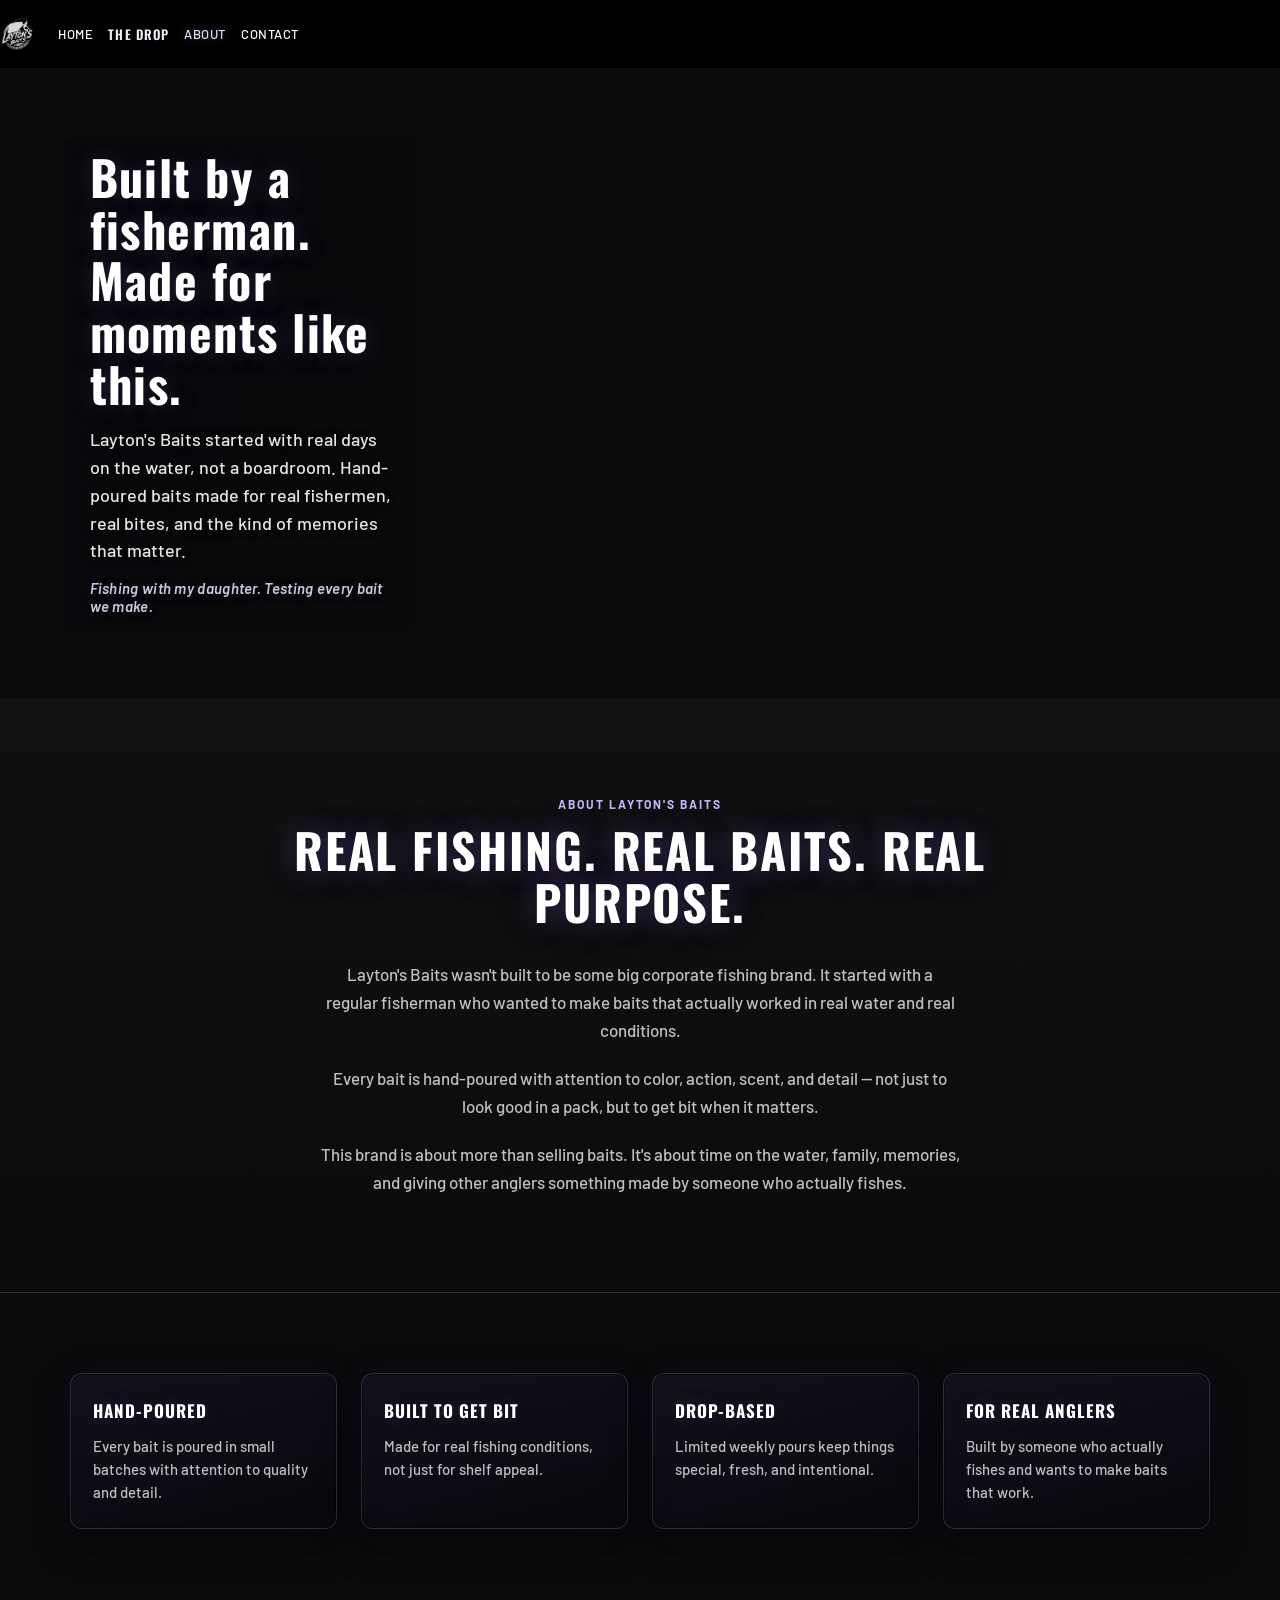
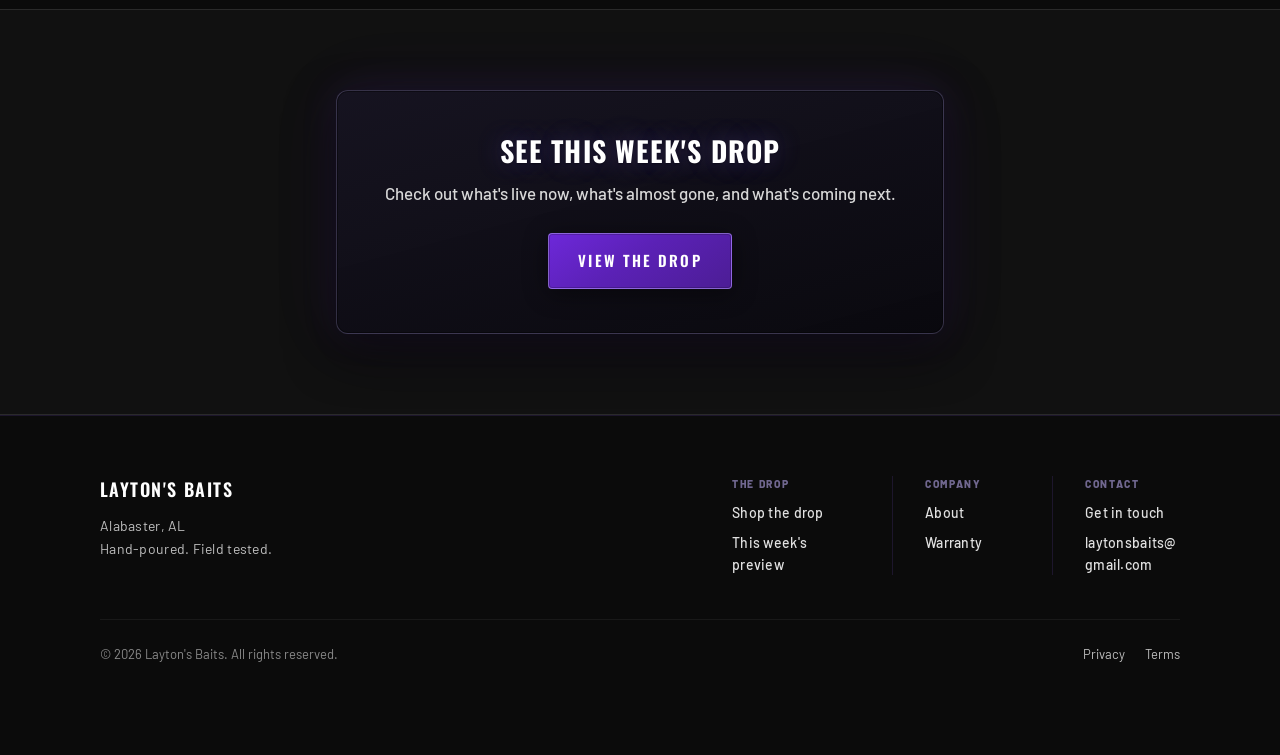
<file: about.html>
<!DOCTYPE html>
<html lang="en">
  <head>
    <meta charset="UTF-8" />
    <meta http-equiv="refresh" content="0;url=about/index.html" />
    <link rel="canonical" href="about/index.html" />
    <title>Redirecting…</title>
  </head>
  <body>
    <p><a href="about/index.html">Continue to About</a></p>
  </body>
</html>
</file>
<file: styles.css>
:root {
  --black: #0b0b0b;
  --bg: #0b0b0b;
  --surface: #111111;
  --surface-2: #141414;
  --surface-3: #1a1a1a;
  --border: #2a2a2a;
  --border-strong: #3d3d3d;
  --text: #ffffff;
  --text-dim: #bfbfbf;
  --text-faint: #8a8a8a;
  --chartreuse: #c4b5fd;
  --chartreuse-dim: rgba(196, 181, 253, 0.12);
  --orange: #ff4d00;
  --white: #ffffff;
  --radius: 4px;
  --radius-lg: 6px;
  --font-sans: "Barlow", system-ui, sans-serif;
  --font-display: "Oswald", "Arial Narrow", sans-serif;
  --max: 1140px;
  --header-h: 68px;
  --purple: #a78bfa;
  --purple-soft: rgba(167, 139, 250, 0.18);
}

*,
*::before,
*::after {
  box-sizing: border-box;
}

html {
  scroll-padding-top: calc(var(--header-h) + 12px);
}

@media (prefers-reduced-motion: no-preference) {
  html {
    scroll-behavior: smooth;
  }
}

body {
  margin: 0;
  font-family: var(--font-sans);
  font-size: 1rem;
  line-height: 1.55;
  color: var(--text);
  background: var(--bg);
  -webkit-font-smoothing: antialiased;
  position: relative;
}

/* Stack page sections; exclude header + Shopify embed roots so sticky header z-index and fixed cart frames work */
body > *:not(.grit-overlay):not(.skip-link):not(.site-header):not([class*="shopify-buy-frame"]) {
  position: relative;
  z-index: 1;
}

.grit-overlay {
  pointer-events: none;
  position: fixed;
  inset: 0;
  z-index: 0;
  opacity: 0.28;
  mix-blend-mode: overlay;
  background-image: url("data:image/svg+xml,%3Csvg viewBox='0 0 512 512' xmlns='http://www.w3.org/2000/svg'%3E%3Cfilter id='n'%3E%3CfeTurbulence type='fractalNoise' baseFrequency='0.9' numOctaves='4' stitchTiles='stitch'/%3E%3C/filter%3E%3Crect width='100%25' height='100%25' filter='url(%23n)'/%3E%3C/svg%3E");
}

.skip-link {
  position: absolute;
  left: -9999px;
  top: 0;
  z-index: 10000;
  padding: 0.75rem 1.25rem;
  background: var(--chartreuse);
  color: var(--black);
  font-weight: 700;
  text-decoration: none;
  text-transform: uppercase;
  letter-spacing: 0.06em;
  font-size: 0.8125rem;
}

.skip-link:focus {
  left: 1rem;
}

.container {
  width: min(100% - 2rem, var(--max));
  margin-inline: auto;
}

.section {
  padding-block: clamp(3.5rem, 9vw, 6rem);
}

.section-kicker {
  margin: 0 0 0.65rem;
  font-size: 0.75rem;
  font-weight: 700;
  letter-spacing: 0.16em;
  text-transform: uppercase;
  color: var(--chartreuse);
}

/* Header — above main (z-index: 1); below skip-link focus (10000) */
.site-header {
  position: sticky;
  top: 0;
  z-index: 9998;
  min-height: var(--header-h);
  display: flex;
  flex-direction: column;
  align-items: stretch;
  background: rgba(0, 0, 0, 0.92);
  border-bottom: 1px solid rgba(255, 255, 255, 0.06);
}

.header-inner {
  display: flex;
  align-items: center;
  justify-content: space-between;
  width: 100%;
  padding-block: 0.75rem;
  gap: 1.5rem;
}

.logo {
  display: flex;
  align-items: center;
  flex-shrink: 0;
  text-decoration: none;
  line-height: 0;
  background: transparent;
}

.logo:focus-visible {
  outline: 2px solid var(--chartreuse);
  outline-offset: 4px;
  border-radius: 2px;
}

.logo-img {
  height: 34px;
  width: auto;
  max-width: min(200px, 42vw);
  object-fit: contain;
  object-position: left center;
  display: block;
  filter: brightness(0) invert(1) brightness(0.88);
  opacity: 0.96;
  transition: filter 0.35s ease, opacity 0.35s ease;
}

.logo:hover .logo-img {
  opacity: 1;
  filter: brightness(0) invert(1) brightness(0.98) drop-shadow(0 0 6px rgba(196, 181, 253, 0.45))
    drop-shadow(0 0 16px rgba(167, 139, 250, 0.28)) drop-shadow(0 0 28px rgba(109, 40, 217, 0.12));
}

.logo-img--color {
  filter: none;
  opacity: 1;
}

.logo:hover .logo-img--color {
  filter: drop-shadow(0 0 8px rgba(196, 181, 253, 0.4)) drop-shadow(0 0 20px rgba(139, 92, 246, 0.2));
}

.nav {
  display: none;
  gap: clamp(0.65rem, 1.2vw, 1.1rem);
  align-items: center;
}

.nav a {
  color: var(--white);
  text-decoration: none;
  font-size: 0.8125rem;
  font-weight: 500;
  letter-spacing: 0.06em;
  text-transform: uppercase;
  white-space: nowrap;
  text-shadow: none;
  transition: color 0.3s ease, text-shadow 0.3s ease;
}

.nav a:hover {
  color: #e8e2fc;
  text-shadow: 0 0 14px rgba(196, 181, 253, 0.45), 0 0 28px rgba(139, 92, 246, 0.22),
    0 0 42px rgba(91, 33, 182, 0.1);
}

.nav a.nav__link--home,
.nav a.nav__link--contact,
.nav a.nav__link--about {
  letter-spacing: 0.04em;
}

.nav a[aria-current="page"] {
  color: #e8e2fc;
  text-shadow: 0 0 12px rgba(196, 181, 253, 0.35), 0 0 24px rgba(139, 92, 246, 0.15);
}

.nav a.nav__link--drop {
  font-family: var(--font-display);
  font-weight: 600;
  letter-spacing: 0.08em;
  color: rgba(248, 245, 255, 0.96);
}

.nav a.nav__link--drop:hover {
  color: #f5f3ff;
}

.nav__sep {
  flex-shrink: 0;
  width: 1px;
  height: 1rem;
  margin-inline: 0.15rem;
  background: linear-gradient(
    180deg,
    transparent,
    rgba(196, 181, 253, 0.35) 20%,
    rgba(196, 181, 253, 0.35) 80%,
    transparent
  );
  opacity: 0.85;
}

.nav a.nav__link--category {
  font-size: 0.6875rem;
  font-weight: 600;
  letter-spacing: 0.11em;
  color: rgba(255, 255, 255, 0.72);
}

.nav a.nav__link--category:hover {
  color: #ede9fe;
}

.header-tools {
  display: flex;
  align-items: center;
  gap: 0.35rem;
  margin-left: auto;
  flex-shrink: 0;
}

.nav-cart-host {
  position: relative;
  z-index: 2;
  display: flex;
  align-items: center;
  justify-content: center;
  min-width: 44px;
  min-height: 44px;
  line-height: 0;
}

.nav-cart-host .shopify-buy-frame {
  display: inline-block;
  vertical-align: middle;
  line-height: 0;
}

.nav-cart-host .shopify-buy-frame--toggle {
  position: relative !important;
  z-index: 3 !important;
}

.menu-toggle {
  display: flex;
  flex-direction: column;
  justify-content: center;
  gap: 6px;
  width: 44px;
  height: 44px;
  padding: 0;
  border: 1px solid rgba(255, 255, 255, 0.1);
  background: rgba(0, 0, 0, 0.45);
  cursor: pointer;
  border-radius: var(--radius);
}

.menu-toggle:focus-visible {
  outline: 2px solid var(--chartreuse);
  outline-offset: 2px;
}

.menu-bar {
  display: block;
  height: 2px;
  width: 20px;
  background: rgba(255, 255, 255, 0.82);
  margin-inline: auto;
  transition: transform 0.2s ease;
}

.menu-toggle[aria-expanded="true"] .menu-bar:first-child {
  transform: translateY(4px) rotate(45deg);
}

.menu-toggle[aria-expanded="true"] .menu-bar:last-child {
  transform: translateY(-4px) rotate(-45deg);
}

.mobile-nav {
  position: absolute;
  top: 100%;
  left: 0;
  right: 0;
  display: flex;
  flex-direction: column;
  padding: 0.5rem 0.75rem 1rem;
  background: rgba(0, 0, 0, 0.94);
  border-bottom: 1px solid rgba(255, 255, 255, 0.06);
}

.mobile-nav a {
  padding: 0.9rem 1rem;
  color: var(--white);
  text-decoration: none;
  font-weight: 500;
  font-size: 0.9375rem;
  border-radius: var(--radius);
  text-shadow: none;
  transition: background 0.3s ease, color 0.3s ease, text-shadow 0.3s ease;
}

.mobile-nav a:hover {
  background: rgba(0, 0, 0, 0.6);
  color: #e8e2fc;
  text-shadow: 0 0 14px rgba(196, 181, 253, 0.45), 0 0 28px rgba(139, 92, 246, 0.22),
    0 0 42px rgba(91, 33, 182, 0.1);
}

.mobile-nav__sep {
  height: 1px;
  margin: 0.35rem 1rem 0.5rem;
  background: linear-gradient(
    90deg,
    transparent,
    rgba(196, 181, 253, 0.2) 30%,
    rgba(196, 181, 253, 0.2) 70%,
    transparent
  );
}

.mobile-nav a.mobile-nav__sub {
  padding-top: 0.55rem;
  padding-bottom: 0.55rem;
  padding-left: 1.65rem;
  font-size: 0.8125rem;
  font-weight: 600;
  letter-spacing: 0.12em;
  text-transform: uppercase;
  color: rgba(255, 255, 255, 0.78);
}

.mobile-nav a.mobile-nav__sub:hover {
  color: #ede9fe;
}

.mobile-nav a[aria-current="page"] {
  color: #e8e2fc;
  text-shadow: 0 0 12px rgba(196, 181, 253, 0.35), 0 0 24px rgba(139, 92, 246, 0.15);
}

.mobile-nav[hidden] {
  display: none !important;
}

@media (min-width: 1024px) {
  .nav {
    display: flex;
  }

  .menu-toggle {
    display: none;
  }

  .mobile-nav {
    display: none !important;
  }
}

/* Hero — full-width video on mobile; centered cap on tablet+ / ultrawide */
.hero {
  position: relative;
  width: 100%;
  max-width: 100%;
  margin: 0;
  padding: 0;
  line-height: 0;
}

.hero-frame {
  position: relative;
  width: 100%;
  aspect-ratio: 16 / 9;
  overflow: hidden;
  background: var(--black);
}

.hero-video {
  position: absolute;
  inset: 0;
  display: block;
  width: 100%;
  height: 100%;
  object-fit: cover;
  object-position: center;
}

.hero-overlay {
  position: absolute;
  inset: 0;
  z-index: 1;
  pointer-events: none;
  background: linear-gradient(
    180deg,
    rgba(0, 0, 0, 0.35) 0%,
    rgba(0, 0, 0, 0.5) 45%,
    rgba(0, 0, 0, 0.68) 100%
  );
}

.hero-content {
  position: absolute;
  inset: 0;
  z-index: 2;
  display: flex;
  flex-direction: column;
  justify-content: center;
  align-items: center;
  text-align: center;
  padding: clamp(1.25rem, 4vw, 2.5rem) clamp(1rem, 4vw, 2rem);
  max-width: 40rem;
  margin-inline: auto;
  width: 100%;
  box-sizing: border-box;
  line-height: normal;
}

.hero-kicker {
  margin: 0 0 0.65rem;
  font-size: clamp(0.6875rem, 1.8vw, 0.8125rem);
  font-weight: 700;
  letter-spacing: 0.2em;
  text-transform: uppercase;
  color: var(--chartreuse);
  text-shadow: 0 1px 12px rgba(0, 0, 0, 0.65);
}

.hero-title {
  margin: 0 0 0.5rem;
  font-family: var(--font-display);
  font-size: clamp(2.25rem, 8vw, 4.25rem);
  font-weight: 700;
  letter-spacing: 0.06em;
  line-height: 1.05;
  text-transform: uppercase;
  color: var(--white);
  text-shadow: 0 0 32px rgba(167, 139, 250, 0.28), 0 2px 24px rgba(0, 0, 0, 0.8);
}

.hero-date {
  margin: 0 0 0.85rem;
  font-family: var(--font-display);
  font-size: clamp(1.35rem, 4.5vw, 2.125rem);
  font-weight: 600;
  letter-spacing: 0.14em;
  line-height: 1.1;
  color: var(--white);
  text-shadow: 0 2px 18px rgba(0, 0, 0, 0.75);
}

.hero-tagline {
  margin: 0;
  max-width: 22rem;
  font-size: clamp(0.875rem, 2.1vw, 1.0625rem);
  font-weight: 500;
  line-height: 1.5;
  color: rgba(244, 244, 242, 0.92);
  text-shadow: 0 1px 16px rgba(0, 0, 0, 0.7);
}

@media (min-width: 768px) {
  .hero {
    display: flex;
    justify-content: center;
    padding-inline: clamp(0.75rem, 3vw, 1.5rem);
  }

  .hero-frame {
    width: 100%;
    max-width: min(100%, 1520px);
    height: min(760px, 85vh);
    max-height: min(760px, 85vh);
    aspect-ratio: auto;
    margin-inline: auto;
  }
}

.hero-cta {
  display: inline-flex;
  align-items: center;
  justify-content: center;
  margin-top: clamp(1.35rem, 3.5vw, 2rem);
  padding: 0.95rem 1.85rem;
  max-width: calc(100% - 2rem);
  font-family: var(--font-display);
  font-size: clamp(0.8125rem, 1.5vw, 0.9375rem);
  font-weight: 600;
  letter-spacing: 0.14em;
  text-transform: uppercase;
  text-decoration: none;
  text-align: center;
  white-space: nowrap;
  color: var(--white);
  background: linear-gradient(145deg, #6d28d9 0%, #5b21b6 45%, #4c1d95 100%);
  border: 1px solid rgba(196, 181, 253, 0.45);
  border-radius: var(--radius);
  box-shadow: 0 4px 24px rgba(0, 0, 0, 0.45), 0 0 0 1px rgba(0, 0, 0, 0.2) inset;
  transition: transform 0.2s ease, box-shadow 0.2s ease, border-color 0.2s ease, filter 0.2s ease;
}

.hero-cta:hover {
  filter: brightness(1.08);
  border-color: rgba(221, 214, 254, 0.65);
  box-shadow: 0 6px 32px rgba(91, 33, 182, 0.45), 0 0 0 1px rgba(0, 0, 0, 0.2) inset;
}

.hero-cta:focus-visible {
  outline: 2px solid #c4b5fd;
  outline-offset: 4px;
}

.btn {
  display: inline-flex;
  align-items: center;
  justify-content: center;
  padding: 0.9rem 1.65rem;
  font-family: var(--font-sans);
  font-size: 0.8125rem;
  font-weight: 700;
  letter-spacing: 0.1em;
  text-transform: uppercase;
  text-decoration: none;
  border-radius: var(--radius);
  border: none;
  cursor: pointer;
  transition: background 0.15s, color 0.15s, border-color 0.15s, box-shadow 0.15s;
}

.btn:focus-visible {
  outline: 2px solid var(--chartreuse);
  outline-offset: 3px;
}

.btn-primary {
  background: var(--chartreuse);
  color: var(--black);
  box-shadow: 0 0 0 0 rgba(196, 181, 253, 0.45);
}

.btn-primary:hover {
  box-shadow: 0 0 32px rgba(196, 181, 253, 0.35);
}

.btn-ghost {
  background: transparent;
  color: var(--text);
  border: 1px solid var(--border-strong);
}

.btn-ghost:hover {
  border-color: var(--chartreuse);
  color: var(--chartreuse);
}

.btn-dark {
  background: var(--black);
  color: var(--white);
  border: 1px solid var(--black);
}

.btn-dark:hover {
  background: var(--surface-3);
  border-color: var(--border-strong);
}

/* Products */
.products {
  background: var(--bg);
  border-bottom: 1px solid var(--border);
}

.section-head {
  max-width: 40rem;
  margin-bottom: 2.5rem;
}

.section-head h2 {
  margin: 0 0 0.75rem;
  font-family: var(--font-display);
  font-size: clamp(2rem, 4.5vw, 3rem);
  font-weight: 700;
  letter-spacing: 0.02em;
  text-transform: uppercase;
}

.products .section-head h2 {
  text-shadow: 0 0 28px rgba(167, 139, 250, 0.28), 0 0 56px rgba(124, 58, 237, 0.14),
    0 1px 2px rgba(0, 0, 0, 0.45);
}

.section-head p {
  margin: 0;
  color: var(--text-dim);
  font-weight: 500;
}

.drop-callout {
  text-align: center;
  max-width: 38rem;
  margin: 0 auto 2.85rem;
  padding: 1.65rem 1.35rem 1.75rem;
  border-radius: 12px;
  background: linear-gradient(165deg, rgba(26, 22, 42, 0.65) 0%, rgba(8, 7, 14, 0.78) 100%);
  border: 1px solid rgba(196, 181, 253, 0.2);
  box-shadow: 0 0 0 1px rgba(0, 0, 0, 0.4) inset, 0 18px 48px rgba(0, 0, 0, 0.5),
    0 0 36px rgba(91, 33, 182, 0.14), 0 0 72px rgba(124, 58, 237, 0.08);
}

@media (min-width: 640px) {
  .drop-callout {
    padding: 1.85rem 2rem 1.95rem;
  }
}

.drop-callout__label {
  margin: 0 0 0.7rem;
  font-family: var(--font-display);
  font-size: 0.625rem;
  font-weight: 700;
  letter-spacing: 0.24em;
  text-transform: uppercase;
  line-height: 1.2;
  color: #d8b4fe;
  text-shadow: 0 0 18px rgba(196, 181, 253, 0.55), 0 0 36px rgba(167, 139, 250, 0.28),
    0 0 56px rgba(124, 58, 237, 0.12);
}

.drop-callout__headline {
  margin: 0 0 1.05rem;
  font-family: var(--font-display);
  font-size: clamp(1.2rem, 3.2vw, 1.5rem);
  font-weight: 700;
  letter-spacing: 0.03em;
  line-height: 1.28;
  color: var(--text);
  text-shadow: 0 0 26px rgba(167, 139, 250, 0.3), 0 0 52px rgba(124, 58, 237, 0.14),
    0 1px 2px rgba(0, 0, 0, 0.45);
}

.drop-callout__sub {
  margin: 0;
  font-size: clamp(0.8125rem, 2.1vw, 0.9375rem);
  font-weight: 600;
  line-height: 1.6;
  letter-spacing: 0.03em;
  color: rgba(244, 244, 242, 0.9);
  text-shadow: 0 0 16px rgba(196, 181, 253, 0.12);
}

.container--products {
  width: min(100% - 2rem, 1420px);
}

.drop-category + .drop-category {
  margin-top: clamp(2.75rem, 6vw, 4rem);
  padding-top: clamp(2.75rem, 6vw, 4rem);
  border-top: 1px solid rgba(255, 255, 255, 0.06);
}

.drop-category__intro {
  max-width: 42rem;
  margin-bottom: 2rem;
}

.drop-category__label {
  margin: 0 0 0.55rem;
  font-size: 0.75rem;
  font-weight: 700;
  letter-spacing: 0.16em;
  text-transform: uppercase;
  color: rgba(196, 181, 253, 0.88);
}

.drop-category__title {
  margin: 0 0 0.65rem;
  font-family: var(--font-display);
  font-size: clamp(1.65rem, 3.8vw, 2.35rem);
  font-weight: 700;
  letter-spacing: 0.04em;
  text-transform: uppercase;
  line-height: 1.08;
  color: var(--text);
  text-shadow: 0 0 24px rgba(167, 139, 250, 0.26), 0 0 48px rgba(124, 58, 237, 0.12),
    0 1px 2px rgba(0, 0, 0, 0.45);
}

.drop-category__lede {
  margin: 0;
  font-size: 0.9375rem;
  font-weight: 500;
  line-height: 1.55;
  color: var(--text-dim);
}

.product-grid {
  list-style: none;
  margin: 0;
  padding: 0;
  display: grid;
  gap: 1.4rem;
  grid-template-columns: 1fr;
}

@media (min-width: 520px) {
  .product-grid {
    grid-template-columns: repeat(2, minmax(0, 1fr));
  }
}

@media (min-width: 820px) {
  .product-grid {
    grid-template-columns: repeat(3, minmax(0, 1fr));
  }
}

@media (min-width: 1180px) {
  .product-grid {
    grid-template-columns: repeat(5, minmax(0, 1fr));
  }
}

.product-grid--triple {
  grid-template-columns: 1fr;
}

@media (min-width: 520px) {
  .product-grid--triple {
    grid-template-columns: repeat(2, minmax(0, 1fr));
  }
}

@media (min-width: 900px) {
  .product-grid--triple {
    grid-template-columns: repeat(3, minmax(0, 1fr));
  }
}

.product-grid--quad {
  grid-template-columns: 1fr;
}

@media (min-width: 520px) {
  .product-grid--quad {
    grid-template-columns: repeat(2, minmax(0, 1fr));
  }
}

@media (min-width: 1000px) {
  .product-grid--quad {
    grid-template-columns: repeat(4, minmax(0, 1fr));
  }
}

/* Retail stick worm cards — flavor accents */
.product-card--retail {
  position: relative;
  margin: 0;
  display: flex;
  flex-direction: column;
  background: linear-gradient(180deg, #141414 0%, #0e0e0e 100%);
  border: 1px solid rgba(255, 255, 255, 0.08);
  border-radius: 10px;
  overflow: hidden;
  box-shadow: 0 12px 40px rgba(0, 0, 0, 0.55), 0 0 0 1px rgba(0, 0, 0, 0.5) inset;
  transition: border-color 0.25s ease, transform 0.25s ease, box-shadow 0.25s ease;
}

.product-card--clickable {
  cursor: pointer;
}

.product-card--clickable:focus {
  outline: none;
}

.product-card--clickable:focus-visible {
  outline: 2px solid #c4b5fd;
  outline-offset: 3px;
}

.product-stock-badge {
  position: absolute;
  top: 0.6rem;
  right: 0.6rem;
  z-index: 4;
  padding: 0.3rem 0.58rem;
  font-size: 0.5625rem;
  font-weight: 800;
  letter-spacing: 0.11em;
  text-transform: uppercase;
  line-height: 1.2;
  border-radius: 999px;
  pointer-events: none;
}

.product-stock-badge--in-stock {
  color: #052e1f;
  background: linear-gradient(145deg, rgba(52, 211, 153, 0.98), rgba(16, 185, 129, 0.95));
  border: 1px solid rgba(167, 243, 208, 0.45);
  box-shadow: 0 0 14px rgba(52, 211, 153, 0.35), 0 0 28px rgba(16, 185, 129, 0.12), 0 1px 2px rgba(0, 0, 0, 0.35);
}

.product-stock-badge--low-stock {
  color: #1c1504;
  background: linear-gradient(145deg, rgba(253, 224, 71, 0.95), rgba(234, 179, 8, 0.9));
  border: 1px solid rgba(254, 240, 138, 0.5);
  box-shadow: 0 0 12px rgba(250, 204, 21, 0.32), 0 0 24px rgba(234, 179, 8, 0.1), 0 1px 2px rgba(0, 0, 0, 0.3);
}

.product-stock-badge--coming-soon {
  color: #f5f3ff;
  background: linear-gradient(145deg, rgba(109, 40, 217, 0.88), rgba(76, 29, 149, 0.92));
  border: 1px solid rgba(196, 181, 253, 0.4);
  box-shadow: 0 0 16px rgba(167, 139, 250, 0.38), 0 0 32px rgba(91, 33, 182, 0.15), 0 1px 2px rgba(0, 0, 0, 0.35);
}

.product-card--retail::before {
  content: "";
  position: absolute;
  left: 0;
  top: 0;
  bottom: 0;
  width: 3px;
  background: var(--flavor-stripe, var(--chartreuse));
  z-index: 2;
  border-radius: 10px 0 0 10px;
}

.product-card--retail[data-flavor="pbj"]::before {
  background: linear-gradient(180deg, #9333ea 0%, #9333ea 48%, #b45309 52%, #ca8a04 100%);
}

.product-card--retail[data-flavor="blueberry"] {
  --flavor-stripe: #0ea5e9;
  --flavor-glow: rgba(14, 165, 233, 0.35);
  --flavor-accent: #7dd3fc;
  --flavor-visual: radial-gradient(ellipse 100% 80% at 50% 100%, rgba(14, 165, 233, 0.22), transparent 55%),
    linear-gradient(165deg, #0a1620 0%, #0a0a0a 100%);
}

.product-card--retail[data-flavor="pbj"] {
  --flavor-glow: rgba(147, 51, 234, 0.2);
  --flavor-accent: #d8b4fe;
  --flavor-visual: radial-gradient(ellipse 90% 70% at 70% 100%, rgba(147, 51, 234, 0.2), transparent 50%),
    radial-gradient(ellipse 70% 50% at 20% 0%, rgba(180, 83, 9, 0.18), transparent 45%),
    linear-gradient(165deg, #120a18 0%, #0c0a08 100%);
}

.product-card--retail[data-flavor="strawberry"] {
  --flavor-stripe: #e11d48;
  --flavor-glow: rgba(225, 29, 72, 0.3);
  --flavor-accent: #fda4af;
  --flavor-visual: radial-gradient(ellipse 100% 75% at 50% 100%, rgba(225, 29, 72, 0.2), transparent 55%),
    linear-gradient(165deg, #1a0a0e 0%, #0a0a0a 100%);
}

.product-card--retail[data-flavor="melon"] {
  --flavor-stripe: #22c55e;
  --flavor-glow: rgba(34, 197, 94, 0.28);
  --flavor-accent: #86efac;
  --flavor-visual: radial-gradient(ellipse 100% 80% at 50% 100%, rgba(34, 197, 94, 0.2), transparent 55%),
    linear-gradient(165deg, #0a140e 0%, #0a0a0a 100%);
}

.product-card--retail[data-flavor="galaxy"] {
  --flavor-stripe: linear-gradient(180deg, #6366f1, #8b5cf6);
  --flavor-glow: rgba(129, 140, 248, 0.35);
  --flavor-accent: #c4b5fd;
  --flavor-visual: radial-gradient(circle at 25% 15%, rgba(129, 140, 248, 0.35), transparent 42%),
    radial-gradient(circle at 85% 75%, rgba(168, 85, 247, 0.25), transparent 40%),
    radial-gradient(ellipse 100% 70% at 50% 100%, rgba(59, 130, 246, 0.12), transparent 50%),
    linear-gradient(165deg, #0c0a14 0%, #06060a 100%);
}

.product-card--retail[data-flavor="galaxy"]::before {
  background: linear-gradient(180deg, #6366f1 0%, #7c3aed 50%, #8b5cf6 100%);
}

.product-card--retail:hover {
  border-color: rgba(255, 255, 255, 0.12);
  border-color: color-mix(in srgb, var(--flavor-accent, var(--chartreuse)) 32%, var(--border));
  transform: translateY(-4px);
  box-shadow: 0 20px 48px rgba(0, 0, 0, 0.6), 0 0 0 1px rgba(255, 255, 255, 0.06) inset,
    0 0 36px var(--flavor-glow, transparent);
}

@media (prefers-reduced-motion: reduce) {
  .product-card--retail:hover {
    transform: none;
  }
}

.product-card__top {
  padding: 0.75rem 0.95rem 0.65rem 1.05rem;
  border-bottom: 1px solid rgba(255, 255, 255, 0.06);
  background: rgba(0, 0, 0, 0.35);
}

.product-card__top-row {
  display: flex;
  align-items: center;
  justify-content: space-between;
  gap: 0.5rem;
  margin-bottom: 0.35rem;
}

.product-card__brand {
  font-size: 0.625rem;
  font-weight: 800;
  letter-spacing: 0.14em;
  text-transform: uppercase;
  color: var(--text-faint);
}

.product-card__pk {
  font-size: 0.625rem;
  font-weight: 800;
  letter-spacing: 0.12em;
  color: var(--black);
  background: rgba(255, 255, 255, 0.92);
  padding: 0.2rem 0.45rem;
  border-radius: 3px;
}

.product-card__sku {
  display: block;
  font-family: var(--font-display);
  font-size: 0.6875rem;
  font-weight: 600;
  letter-spacing: 0.14em;
  color: rgba(255, 255, 255, 0.45);
}

.product-card__visual {
  position: relative;
  z-index: 0;
  min-height: clamp(168px, 26vw, 240px);
  padding: 1.35rem 1.2rem 1.5rem;
  background: var(--flavor-visual, linear-gradient(165deg, #0f0f0f, #0a0a0a));
  border-bottom: 1px solid rgba(255, 255, 255, 0.07);
  display: flex;
  align-items: center;
  justify-content: center;
  box-shadow: inset 0 -1px 0 rgba(0, 0, 0, 0.35);
}

.product-card__visual--photo {
  min-height: clamp(220px, 40vw, 320px);
  padding: 1rem 0.75rem 1.25rem;
}

.product-card__visual--photo .product-art {
  width: 100%;
  max-width: 100%;
  height: auto;
  max-height: min(340px, 52vw);
  object-fit: contain;
  object-position: center;
  filter: drop-shadow(0 10px 28px rgba(0, 0, 0, 0.55)) drop-shadow(0 0 24px var(--flavor-glow, transparent));
}

.product-art {
  display: block;
  width: 100%;
  max-width: 100%;
  height: auto;
  object-fit: contain;
  object-position: center;
  flex-shrink: 0;
}

.product-card__body {
  padding: 1.15rem 1.05rem 1rem 1.1rem;
  flex: 1;
  display: flex;
  flex-direction: column;
  gap: 0;
}

.product-card--retail .product-name {
  margin: 0 0 0.25rem;
  font-family: var(--font-display);
  font-size: 1.125rem;
  font-weight: 700;
  letter-spacing: 0.04em;
  text-transform: uppercase;
  line-height: 1.12;
  color: var(--text);
}

.product-subtitle {
  margin: 0 0 0.55rem;
  font-size: 0.6875rem;
  font-weight: 700;
  letter-spacing: 0.12em;
  text-transform: uppercase;
  color: rgba(255, 255, 255, 0.42);
}

.product-scent {
  margin: 0 0 0.5rem;
  font-size: 0.8125rem;
  font-weight: 600;
  letter-spacing: 0.03em;
  color: var(--flavor-accent, var(--chartreuse));
  line-height: 1.35;
}

.product-action {
  margin: 0;
  font-size: 0.8125rem;
  color: var(--text-dim);
  font-weight: 500;
  line-height: 1.45;
}

.product-card__buy {
  margin-top: auto;
  padding: 1rem 1.05rem 1.15rem 1.1rem;
  border-top: 1px solid rgba(255, 255, 255, 0.06);
  background: rgba(0, 0, 0, 0.4);
  display: flex;
  flex-direction: column;
  gap: 0.75rem;
}

.product-card__price-row {
  display: flex;
  align-items: baseline;
  justify-content: space-between;
  gap: 0.5rem;
}

.product-card--retail .product-price {
  font-family: var(--font-display);
  font-size: 1.35rem;
  font-weight: 700;
  letter-spacing: 0.02em;
  color: var(--text);
}

.product-card__msrp-hint {
  font-size: 0.65rem;
  font-weight: 600;
  letter-spacing: 0.08em;
  text-transform: uppercase;
  color: var(--text-faint);
}

.product-drop-btn {
  display: flex;
  align-items: center;
  justify-content: center;
  width: 100%;
  padding: 0.65rem 1rem;
  font-family: var(--font-display);
  font-size: 0.75rem;
  font-weight: 600;
  letter-spacing: 0.16em;
  text-transform: uppercase;
  text-decoration: none;
  color: var(--white);
  background: linear-gradient(145deg, #5b21b6 0%, #4c1d95 100%);
  border: 1px solid rgba(196, 181, 253, 0.35);
  border-radius: 6px;
  cursor: pointer;
  transition: filter 0.2s ease, border-color 0.2s ease, box-shadow 0.2s ease;
}

.product-drop-btn:hover {
  filter: brightness(1.08);
  border-color: rgba(221, 214, 254, 0.5);
  box-shadow: 0 4px 20px rgba(91, 33, 182, 0.35);
}

.product-drop-btn:focus-visible {
  outline: 2px solid #c4b5fd;
  outline-offset: 2px;
}

body.modal-open {
  overflow: hidden;
}

.drop-modal {
  position: fixed;
  inset: 0;
  z-index: 400;
  display: flex;
  align-items: center;
  justify-content: center;
  padding: 1.25rem;
  box-sizing: border-box;
}

.drop-modal[hidden] {
  display: none;
}

.drop-modal__backdrop {
  position: absolute;
  inset: 0;
  background: rgba(2, 2, 8, 0.82);
  backdrop-filter: blur(6px);
}

.drop-modal__panel {
  position: relative;
  z-index: 1;
  width: min(58rem, 100%);
  max-height: min(90vh, 900px);
  overflow: auto;
  padding: 1.75rem 1.5rem 1.85rem;
  background: linear-gradient(165deg, rgba(24, 20, 38, 0.98) 0%, rgba(10, 8, 18, 0.99) 100%);
  border: 1px solid rgba(196, 181, 253, 0.22);
  border-radius: 14px;
  box-shadow: 0 28px 80px rgba(0, 0, 0, 0.65), 0 0 0 1px rgba(0, 0, 0, 0.4) inset,
    0 0 60px rgba(91, 33, 182, 0.14), 0 0 100px var(--flavor-glow, rgba(91, 33, 182, 0.08));
  --flavor-accent: #bef264;
  --flavor-glow: rgba(190, 242, 100, 0.12);
}

.drop-modal__panel[data-flavor="blueberry"] {
  --flavor-accent: #7dd3fc;
  --flavor-glow: rgba(14, 165, 233, 0.2);
}

.drop-modal__panel[data-flavor="pbj"] {
  --flavor-accent: #d8b4fe;
  --flavor-glow: rgba(147, 51, 234, 0.18);
}

.drop-modal__panel[data-flavor="strawberry"] {
  --flavor-accent: #fda4af;
  --flavor-glow: rgba(225, 29, 72, 0.18);
}

.drop-modal__panel[data-flavor="melon"] {
  --flavor-accent: #86efac;
  --flavor-glow: rgba(34, 197, 94, 0.18);
}

.drop-modal__panel[data-flavor="galaxy"] {
  --flavor-accent: #c4b5fd;
  --flavor-glow: rgba(129, 140, 248, 0.22);
}

@media (min-width: 720px) {
  .drop-modal__panel {
    padding: 2rem 2.25rem 2.1rem;
  }
}

.drop-modal__close {
  position: absolute;
  top: 0.85rem;
  right: 0.85rem;
  z-index: 2;
  width: 2.5rem;
  height: 2.5rem;
  display: flex;
  align-items: center;
  justify-content: center;
  font-size: 1.5rem;
  line-height: 1;
  color: var(--text);
  background: rgba(0, 0, 0, 0.35);
  border: 1px solid rgba(255, 255, 255, 0.1);
  border-radius: 8px;
  cursor: pointer;
  transition: background 0.2s ease, color 0.2s ease;
}

.drop-modal__close:hover {
  background: rgba(91, 33, 182, 0.35);
  color: var(--white);
}

.drop-modal__close:focus-visible {
  outline: 2px solid #c4b5fd;
  outline-offset: 2px;
}

.drop-modal__eyebrow {
  margin: 0 0 0.25rem;
  font-family: var(--font-display);
  font-size: 0.6875rem;
  font-weight: 700;
  letter-spacing: 0.2em;
  text-transform: uppercase;
  color: #c4b5fd;
}

.drop-modal__pour-line {
  margin: 0 0 1.35rem;
  font-family: var(--font-display);
  font-size: 0.8125rem;
  font-weight: 600;
  letter-spacing: 0.14em;
  text-transform: uppercase;
  color: var(--text-dim);
}

.drop-modal__grid {
  display: grid;
  gap: 1.5rem;
  align-items: start;
}

@media (min-width: 720px) {
  .drop-modal__grid {
    grid-template-columns: minmax(0, 1fr) minmax(0, 1.05fr);
    gap: 2rem;
    align-items: center;
  }
}

.drop-modal__visual {
  border-radius: 12px;
  overflow: hidden;
  background: rgba(0, 0, 0, 0.45);
  border: 1px solid rgba(255, 255, 255, 0.08);
  box-shadow: 0 12px 48px rgba(0, 0, 0, 0.55), 0 0 0 1px rgba(0, 0, 0, 0.35) inset,
    0 0 56px var(--flavor-glow, rgba(91, 33, 182, 0.15));
}

.drop-modal__visual img {
  display: block;
  width: 100%;
  height: auto;
  vertical-align: middle;
  max-height: min(52vh, 520px);
  object-fit: contain;
  object-position: center;
}

.drop-modal__body {
  display: flex;
  flex-direction: column;
  align-items: flex-start;
  min-width: 0;
}

.drop-modal__status-wrap {
  margin-bottom: 0.65rem;
}

.drop-modal__status-wrap .drop-modal__field-label {
  margin-bottom: 0.45rem;
}

.drop-modal__field-label {
  display: block;
  margin: 0 0 0.35rem;
  font-family: var(--font-display);
  font-size: 0.625rem;
  font-weight: 700;
  letter-spacing: 0.18em;
  text-transform: uppercase;
  color: rgba(196, 181, 253, 0.72);
}

.drop-modal__stock.product-stock-badge {
  position: static;
  display: inline-flex;
  pointer-events: none;
}

.drop-modal__title {
  margin: 0 0 0.35rem;
  font-family: var(--font-display);
  font-size: clamp(1.65rem, 4vw, 2.25rem);
  font-weight: 700;
  letter-spacing: 0.03em;
  text-transform: uppercase;
  color: var(--text);
  line-height: 1.1;
}

.drop-modal__sku {
  margin: 0 0 1rem;
  font-size: 0.6875rem;
  font-weight: 700;
  letter-spacing: 0.12em;
  text-transform: uppercase;
  color: var(--text-faint);
}

.drop-modal__specs {
  margin: 0 0 1.15rem;
  padding: 0;
  width: 100%;
}

.drop-modal__specs dt {
  margin: 0;
}

.drop-modal__specs dt:not(:first-of-type) {
  margin-top: 0.85rem;
}

.drop-modal__specs dd {
  margin: 0;
}

.drop-modal__field-value {
  margin: 0;
  font-size: 0.9375rem;
  font-weight: 600;
  color: var(--text);
  line-height: 1.45;
}

.drop-modal__field-value--accent {
  color: var(--flavor-accent, var(--chartreuse));
}

.drop-modal__field-value--price {
  display: flex;
  flex-wrap: wrap;
  align-items: baseline;
  gap: 0.5rem 1rem;
}

.drop-modal__desc-block {
  margin: 0 0 1.1rem;
  width: 100%;
}

.drop-modal__description {
  margin: 0.4rem 0 0;
  font-size: 0.875rem;
  font-weight: 500;
  line-height: 1.55;
  color: var(--text-dim);
  max-width: 44ch;
}

.drop-modal__price {
  font-family: var(--font-display);
  font-size: 1.85rem;
  font-weight: 700;
  letter-spacing: 0.02em;
  color: var(--text);
}

.drop-modal__pack {
  font-size: 0.65rem;
  font-weight: 700;
  letter-spacing: 0.1em;
  text-transform: uppercase;
  color: var(--text-faint);
}

.drop-modal__urgency {
  margin: 0 0 1.35rem;
  font-size: 0.8125rem;
  font-weight: 500;
  line-height: 1.5;
  color: var(--text-dim);
  max-width: 36ch;
}

.drop-modal__actions {
  display: flex;
  flex-direction: column;
  gap: 0.65rem;
  width: 100%;
}

@media (min-width: 480px) {
  .drop-modal__actions {
    flex-direction: row;
    flex-wrap: wrap;
  }
}

.drop-modal__btn {
  display: inline-flex;
  align-items: center;
  justify-content: center;
  padding: 0.75rem 1.25rem;
  font-family: var(--font-display);
  font-size: 0.6875rem;
  font-weight: 700;
  letter-spacing: 0.14em;
  text-transform: uppercase;
  text-decoration: none;
  text-align: center;
  border-radius: 8px;
  transition: filter 0.2s ease, border-color 0.2s ease, background 0.2s ease;
}

.drop-modal__btn--primary {
  flex: 1;
  min-width: 10rem;
  color: var(--white);
  background: linear-gradient(145deg, #5b21b6 0%, #4c1d95 100%);
  border: 1px solid rgba(196, 181, 253, 0.4);
  box-shadow: 0 6px 24px rgba(91, 33, 182, 0.32), 0 0 28px rgba(91, 33, 182, 0.2);
}

.drop-modal__btn--primary:hover {
  filter: brightness(1.08);
  box-shadow: 0 8px 28px rgba(91, 33, 182, 0.38), 0 0 36px rgba(167, 139, 250, 0.22);
}

.drop-modal__btn--ghost {
  flex: 1;
  min-width: 10rem;
  color: var(--text);
  background: transparent;
  border: 1px solid rgba(255, 255, 255, 0.14);
}

.drop-modal__btn--ghost:hover {
  border-color: rgba(196, 181, 253, 0.35);
  color: #e9d5ff;
}

.drop-modal__btn:focus-visible {
  outline: 2px solid #c4b5fd;
  outline-offset: 2px;
}

/* Story */
.story {
  background: var(--surface);
  border-bottom: 1px solid var(--border);
}

.story-grid {
  display: grid;
  gap: 2.5rem;
  align-items: start;
}

@media (min-width: 860px) {
  .story-grid {
    grid-template-columns: 1.05fr 0.95fr;
    gap: 3.5rem;
    align-items: stretch;
  }
}

.story-headline {
  margin: 0 0 1.15rem;
  font-family: var(--font-display);
  font-size: clamp(2rem, 4.5vw, 2.85rem);
  font-weight: 700;
  text-transform: uppercase;
  line-height: 1.05;
  letter-spacing: 0.02em;
  color: var(--text);
  text-shadow: 0 1px 2px rgba(0, 0, 0, 0.45);
}

.story-headline-accent {
  color: #d8b4fe;
  text-shadow: 0 0 28px rgba(167, 139, 250, 0.35), 0 0 48px rgba(124, 58, 237, 0.18);
}

.story-copy > p {
  margin: 0 0 1.25rem;
  color: var(--text-dim);
  font-weight: 500;
}

.story-list {
  margin: 0;
  padding-left: 1.1rem;
  color: var(--text-dim);
  font-weight: 500;
}

.story-list li {
  margin-bottom: 0.4rem;
}

.story-panel {
  padding: 1.85rem 1.85rem 1.75rem;
  border-radius: var(--radius-lg);
  position: relative;
}

.story-panel--purpose {
  background: linear-gradient(148deg, rgba(32, 26, 44, 0.97) 0%, rgba(14, 12, 18, 0.99) 55%, rgba(8, 8, 12, 1) 100%);
  border: 1px solid rgba(139, 92, 246, 0.24);
  border-left: 4px solid #9333ea;
  box-shadow: 0 24px 56px rgba(0, 0, 0, 0.52), 0 0 48px rgba(91, 33, 182, 0.12),
    inset 0 1px 0 rgba(255, 255, 255, 0.05);
}

.story-panel__title {
  margin: 0 0 1rem;
  font-family: var(--font-display);
  font-size: clamp(1.35rem, 2.8vw, 1.75rem);
  font-weight: 700;
  letter-spacing: 0.04em;
  text-transform: uppercase;
  line-height: 1.12;
  color: var(--text);
  text-shadow: 0 0 24px rgba(167, 139, 250, 0.22);
}

.story-panel__text {
  margin: 0;
  font-size: 1.0625rem;
  font-weight: 500;
  line-height: 1.55;
  color: var(--text-dim);
}

/* Signup */
.signup {
  background: linear-gradient(180deg, var(--bg) 0%, var(--surface) 50%, var(--bg) 100%);
  padding-block: clamp(3.25rem, 9vw, 5.5rem);
  border-top: 1px solid rgba(139, 92, 246, 0.12);
}

.signup-wrap {
  max-width: 40rem;
  margin-inline: auto;
  padding: 2px;
  border-radius: 14px;
  background: linear-gradient(145deg, rgba(167, 139, 250, 0.22), rgba(91, 33, 182, 0.12), rgba(139, 92, 246, 0.18));
  box-shadow: 0 0 0 1px rgba(139, 92, 246, 0.12), 0 0 36px rgba(124, 58, 237, 0.14),
    0 0 72px rgba(91, 33, 182, 0.07);
}

.signup-panel {
  margin: 0 auto;
  text-align: center;
  padding: clamp(2rem, 5vw, 3rem) clamp(1.5rem, 4vw, 2.5rem);
  background: linear-gradient(165deg, rgba(22, 22, 26, 0.98) 0%, rgba(10, 10, 12, 0.99) 100%);
  border: 1px solid rgba(167, 139, 250, 0.18);
  border-radius: 12px;
  box-shadow: 0 24px 64px rgba(0, 0, 0, 0.5), 0 0 0 1px rgba(255, 255, 255, 0.04) inset,
    0 0 28px rgba(139, 92, 246, 0.1);
}

.signup-kicker {
  color: #c4b5fd !important;
  text-shadow: 0 0 24px rgba(139, 92, 246, 0.25);
}

.signup-title {
  margin: 0 0 0.85rem;
  font-family: var(--font-display);
  font-size: clamp(1.65rem, 4vw, 2.15rem);
  font-weight: 700;
  text-transform: uppercase;
  letter-spacing: 0.03em;
  line-height: 1.1;
  color: var(--text);
  text-shadow: 0 1px 2px rgba(0, 0, 0, 0.4);
}

.signup-lede {
  margin: 0 auto 1.75rem;
  font-size: 1rem;
  color: var(--text-dim);
  font-weight: 500;
  line-height: 1.55;
  max-width: 26rem;
}

.signup-form {
  margin: 0 auto;
  max-width: 28rem;
  text-align: left;
}

.signup-label {
  display: block;
  margin-bottom: 0.45rem;
  font-size: 0.6875rem;
  font-weight: 700;
  letter-spacing: 0.12em;
  text-transform: uppercase;
  color: rgba(255, 255, 255, 0.5);
}

.signup-row {
  display: flex;
  flex-direction: column;
  gap: 0.75rem;
}

@media (min-width: 520px) {
  .signup-row {
    flex-direction: row;
    align-items: stretch;
  }
}

.signup-row input {
  flex: 1;
  min-width: 0;
  padding: 0.95rem 1.1rem;
  font-family: var(--font-sans);
  font-size: 1rem;
  font-weight: 500;
  color: var(--text);
  background: rgba(0, 0, 0, 0.45);
  border: 1px solid rgba(139, 92, 246, 0.22);
  border-radius: var(--radius);
  outline: none;
  transition: border-color 0.2s ease, box-shadow 0.2s ease, background 0.2s ease;
}

.signup-row input::placeholder {
  color: var(--text-faint);
}

.signup-row input:hover {
  border-color: rgba(196, 181, 253, 0.28);
}

.signup-row input:focus {
  border-color: #a78bfa;
  box-shadow: 0 0 0 3px rgba(139, 92, 246, 0.22);
  background: rgba(0, 0, 0, 0.55);
}

.signup-submit {
  display: inline-flex;
  align-items: center;
  justify-content: center;
  padding: 0.95rem 1.65rem;
  font-family: var(--font-display);
  font-size: 0.8125rem;
  font-weight: 600;
  letter-spacing: 0.14em;
  text-transform: uppercase;
  border: none;
  cursor: pointer;
  color: var(--white);
  background: linear-gradient(145deg, #6d28d9 0%, #5b21b6 45%, #4c1d95 100%);
  border-radius: var(--radius);
  border: 1px solid rgba(196, 181, 253, 0.45);
  box-shadow: 0 4px 24px rgba(0, 0, 0, 0.45), 0 0 0 1px rgba(0, 0, 0, 0.2) inset;
  transition: filter 0.2s ease, border-color 0.2s ease, box-shadow 0.2s ease;
  white-space: nowrap;
}

@media (max-width: 519px) {
  .signup-submit {
    width: 100%;
  }
}

.signup-submit:hover {
  filter: brightness(1.08);
  border-color: rgba(221, 214, 254, 0.65);
  box-shadow: 0 6px 32px rgba(91, 33, 182, 0.45), 0 0 0 1px rgba(0, 0, 0, 0.2) inset;
}

.signup-submit:focus-visible {
  outline: 2px solid #c4b5fd;
  outline-offset: 3px;
}

.signup-submit:disabled {
  opacity: 0.65;
  cursor: not-allowed;
  filter: none;
}

.signup-submit.is-loading {
  text-transform: none;
  letter-spacing: 0.06em;
}

.signup-disclaimer {
  margin: 1rem 0 0;
  font-size: 0.75rem;
  line-height: 1.5;
  color: var(--text-faint);
  text-align: center;
}

@keyframes signup-msg-in {
  from {
    opacity: 0;
    transform: translateY(-6px);
  }
  to {
    opacity: 1;
    transform: translateY(0);
  }
}

.signup-feedback:empty {
  min-height: 0;
  margin-top: 0;
}

.signup-feedback {
  min-height: 1.5rem;
  margin: 0.85rem auto 0;
  max-width: 22rem;
  font-size: 0.9375rem;
  font-weight: 600;
  line-height: 1.45;
  text-align: center;
}

.signup-feedback.is-success {
  color: #ede9fe;
  text-shadow: 0 0 20px rgba(196, 181, 253, 0.55), 0 0 42px rgba(124, 58, 237, 0.28),
    0 1px 0 rgba(0, 0, 0, 0.35);
  animation: signup-msg-in 0.55s ease forwards;
}

.signup-feedback.is-error {
  color: #fecaca;
  text-shadow: 0 0 14px rgba(248, 113, 113, 0.35);
  animation: signup-msg-in 0.45s ease forwards;
}

/* Footer */
.site-footer {
  background: var(--black);
  border-top: 1px solid rgba(139, 92, 246, 0.14);
  padding-block: clamp(2.75rem, 6vw, 3.75rem) 0;
}

.footer-wrap {
  max-width: min(100% - 2rem, 1080px);
  margin-inline: auto;
}

.footer-main {
  display: flex;
  flex-direction: column;
  align-items: flex-start;
  gap: clamp(2rem, 5vw, 2.75rem);
  padding-bottom: clamp(2rem, 4vw, 2.75rem);
  border-bottom: 1px solid rgba(255, 255, 255, 0.06);
}

@media (min-width: 880px) {
  .footer-main {
    flex-direction: row;
    flex-wrap: nowrap;
    align-items: flex-start;
    justify-content: space-between;
    gap: clamp(2.5rem, 5vw, 4rem);
  }
}

.footer-brand-block {
  flex: 0 1 auto;
  max-width: 20rem;
}

.footer-brand {
  display: block;
  font-family: var(--font-display);
  font-weight: 600;
  font-size: 1.125rem;
  letter-spacing: 0.08em;
  text-transform: uppercase;
  margin-bottom: 0.65rem;
  color: var(--text);
}

.footer-address {
  margin: 0;
  font-size: 0.875rem;
  color: var(--text-dim);
  line-height: 1.65;
  letter-spacing: 0.02em;
}

.footer-nav-columns {
  display: grid;
  grid-template-columns: 1fr;
  gap: 1.75rem;
  width: 100%;
}

@media (min-width: 600px) {
  .footer-nav-columns {
    grid-template-columns: repeat(3, minmax(0, 1fr));
    gap: 1.25rem 1.75rem;
    max-width: 28rem;
  }
}

@media (min-width: 880px) {
  .footer-nav-columns {
    gap: 0 2rem;
    max-width: none;
    width: auto;
    flex: 0 1 28rem;
    align-self: stretch;
  }

  .footer-nav-columns .footer-links:nth-child(2),
  .footer-nav-columns .footer-links:nth-child(3) {
    border-left: 1px solid rgba(139, 92, 246, 0.14);
    padding-left: 2rem;
  }
}

.footer-links {
  display: flex;
  flex-direction: column;
  gap: 0.5rem;
}

.footer-heading {
  font-size: 0.65rem;
  font-weight: 800;
  letter-spacing: 0.16em;
  text-transform: uppercase;
  color: rgba(196, 181, 253, 0.55);
  margin-bottom: 0.15rem;
}

.footer-links a {
  color: rgba(255, 255, 255, 0.88);
  text-decoration: none;
  font-size: 0.875rem;
  font-weight: 500;
  letter-spacing: 0.02em;
  transition: color 0.15s ease;
  word-break: break-word;
}

.footer-links a:hover {
  color: #d8b4fe;
}

.footer-bottom {
  display: flex;
  flex-direction: column;
  gap: 1rem;
  align-items: flex-start;
  padding-block: 1.5rem 2.25rem;
}

@media (min-width: 600px) {
  .footer-bottom {
    flex-direction: row;
    justify-content: space-between;
    align-items: center;
  }
}

.footer-note {
  margin: 0;
  font-size: 0.8125rem;
  color: var(--text-faint);
}

.footer-legal {
  display: flex;
  gap: 1.25rem;
}

.footer-legal a {
  font-size: 0.8125rem;
  color: var(--text-dim);
  text-decoration: none;
}

.footer-legal a:hover {
  color: #d8b4fe;
}

.sr-only {
  position: absolute;
  width: 1px;
  height: 1px;
  padding: 0;
  margin: -1px;
  overflow: hidden;
  clip: rect(0, 0, 0, 0);
  white-space: nowrap;
  border: 0;
}

/* About page */
.about-hero {
  width: 100%;
  background: var(--black);
  line-height: 0;
}

.about-hero__frame {
  display: flex;
  flex-direction: column;
  width: 100%;
  max-width: min(100%, 1600px);
  margin-inline: auto;
  overflow: hidden;
}

/* Mobile: image first, text below */
.about-hero__media {
  position: relative;
  width: 100%;
  min-height: 220px;
  height: 42vh;
  max-height: 420px;
  flex-shrink: 0;
}

.about-hero__img {
  position: absolute;
  inset: 0;
  width: 100%;
  height: 100%;
  object-fit: cover;
  object-position: center;
  display: block;
}

.about-hero__text-wrap {
  position: relative;
  z-index: 1;
  padding: clamp(1.5rem, 5vw, 2.25rem) clamp(1.25rem, 4vw, 1.75rem);
  background: var(--surface);
  border-top: 1px solid var(--border);
  line-height: normal;
}

.about-hero__content {
  position: relative;
  z-index: 1;
  max-width: 36rem;
  margin: 0;
  text-align: left;
  box-sizing: border-box;
}

.about-hero__content::before {
  content: none;
}

.about-hero__headline {
  margin: 0 0 1rem;
  font-family: var(--font-display);
  font-size: clamp(1.65rem, 5vw, 3rem);
  font-weight: 700;
  letter-spacing: 0.03em;
  line-height: 1.08;
  text-transform: none;
  color: var(--white);
  text-shadow: 0 1px 2px rgba(0, 0, 0, 0.45);
}

.about-hero__sub {
  margin: 0 0 0.85rem;
  font-size: clamp(0.9375rem, 2.2vw, 1.125rem);
  font-weight: 500;
  line-height: 1.55;
  color: rgba(244, 244, 242, 0.94);
  text-shadow: none;
}

.about-hero__note {
  margin: 0;
  font-size: clamp(0.8125rem, 1.8vw, 0.9375rem);
  font-weight: 600;
  font-style: italic;
  letter-spacing: 0.02em;
  color: rgba(232, 226, 252, 0.88);
  text-shadow: none;
}

/* Desktop: full-bleed image, text column on the left with backdrop only behind copy */
@media (min-width: 768px) {
  .about-hero {
    display: flex;
    justify-content: center;
    padding-inline: clamp(0.75rem, 3vw, 1.5rem);
  }

  .about-hero__frame {
    position: relative;
    flex-direction: row;
    height: 70vh;
    max-height: 700px;
    min-height: 320px;
  }

  .about-hero__media {
    position: absolute;
    inset: 0;
    height: auto;
    min-height: 0;
    max-height: none;
    width: 100%;
  }

  /* Bias composition toward the right so faces stay in the open area next to the text column */
  .about-hero__img {
    object-position: 72% center;
  }

  .about-hero__text-wrap {
    position: relative;
    z-index: 2;
    flex: 0 0 auto;
    align-self: stretch;
    display: flex;
    align-items: center;
    width: min(46%, 26.5rem);
    max-width: 26.5rem;
    padding: clamp(1.5rem, 3.5vw, 2.75rem) clamp(1.25rem, 3vw, 2.5rem)
      clamp(1.5rem, 3.5vw, 2.75rem) clamp(1.25rem, 4vw, 3rem);
    background: none;
    border-top: none;
    pointer-events: none;
  }

  .about-hero__text-wrap .about-hero__content {
    pointer-events: auto;
    width: 100%;
    max-width: 22.5rem;
    padding: 0.85rem 1rem 1rem 1.1rem;
  }

  .about-hero__content::before {
    content: "";
    position: absolute;
    z-index: -1;
    inset: 0 -0.35rem 0 -0.5rem;
    border-radius: var(--radius-lg);
    background: linear-gradient(
      115deg,
      rgba(8, 8, 12, 0.92) 0%,
      rgba(8, 8, 12, 0.78) 55%,
      rgba(8, 8, 12, 0.35) 100%
    );
    pointer-events: none;
  }

  .about-hero__headline {
    text-shadow: 0 0 24px rgba(167, 139, 250, 0.22), 0 2px 16px rgba(0, 0, 0, 0.5);
  }

  .about-hero__sub {
    text-shadow: 0 1px 8px rgba(0, 0, 0, 0.55);
  }

  .about-hero__note {
    text-shadow: 0 0 14px rgba(196, 181, 253, 0.18), 0 1px 10px rgba(0, 0, 0, 0.45);
  }
}

.about-story {
  background: linear-gradient(180deg, var(--surface) 0%, var(--bg) 100%);
  border-bottom: 1px solid var(--border);
}

.about-story .section-kicker {
  text-align: center;
}

.about-story__title {
  margin: 0 auto 2rem;
  max-width: 52rem;
  font-family: var(--font-display);
  font-size: clamp(1.85rem, 4.5vw, 3rem);
  font-weight: 700;
  letter-spacing: 0.04em;
  line-height: 1.08;
  text-transform: uppercase;
  text-align: center;
  color: var(--text);
  text-shadow: 0 0 28px rgba(167, 139, 250, 0.28), 0 0 56px rgba(124, 58, 237, 0.14),
    0 1px 2px rgba(0, 0, 0, 0.45);
}

.about-story__body {
  max-width: 40rem;
  margin-inline: auto;
}

.about-story__body p {
  margin: 0 0 1.25rem;
  font-size: 1.0625rem;
  font-weight: 500;
  line-height: 1.65;
  color: var(--text-dim);
  text-align: center;
}

.about-story__body p:last-child {
  margin-bottom: 0;
}

.about-values {
  background: var(--bg);
  border-bottom: 1px solid var(--border);
  padding-block: clamp(3rem, 8vw, 5rem);
}

.about-values__grid {
  list-style: none;
  margin: 0;
  padding: 0;
  display: grid;
  gap: 1.25rem;
  grid-template-columns: 1fr;
}

@media (min-width: 640px) {
  .about-values__grid {
    grid-template-columns: repeat(2, minmax(0, 1fr));
    gap: 1.35rem;
  }
}

@media (min-width: 1100px) {
  .about-values__grid {
    grid-template-columns: repeat(4, minmax(0, 1fr));
    gap: 1.5rem;
  }
}

.about-value-card {
  margin: 0;
  padding: 1.5rem 1.35rem 1.45rem;
  border-radius: 12px;
  background: linear-gradient(165deg, rgba(26, 22, 42, 0.55) 0%, rgba(8, 7, 14, 0.82) 100%);
  border: 1px solid rgba(196, 181, 253, 0.18);
  box-shadow: 0 0 0 1px rgba(0, 0, 0, 0.35) inset, 0 14px 40px rgba(0, 0, 0, 0.45),
    0 0 32px rgba(91, 33, 182, 0.1);
  transition: border-color 0.25s ease, box-shadow 0.25s ease;
}

.about-value-card:hover {
  border-color: rgba(196, 181, 253, 0.32);
  box-shadow: 0 0 0 1px rgba(0, 0, 0, 0.35) inset, 0 18px 48px rgba(0, 0, 0, 0.5),
    0 0 40px rgba(124, 58, 237, 0.16);
}

.about-value-card__title {
  margin: 0 0 0.65rem;
  font-family: var(--font-display);
  font-size: 1.0625rem;
  font-weight: 700;
  letter-spacing: 0.06em;
  text-transform: uppercase;
  color: var(--text);
  text-shadow: 0 0 20px rgba(167, 139, 250, 0.22);
}

.about-value-card__text {
  margin: 0;
  font-size: 0.9375rem;
  font-weight: 500;
  line-height: 1.55;
  color: var(--text-dim);
}

.about-cta {
  background: var(--surface);
  border-bottom: 1px solid var(--border);
  padding-block: clamp(3.25rem, 8vw, 5rem);
}

.about-cta__panel {
  max-width: 38rem;
  margin-inline: auto;
  text-align: center;
  padding: clamp(2rem, 5vw, 2.75rem) clamp(1.35rem, 4vw, 2.25rem);
  border-radius: 12px;
  background: linear-gradient(165deg, rgba(26, 22, 42, 0.65) 0%, rgba(8, 7, 14, 0.78) 100%);
  border: 1px solid rgba(196, 181, 253, 0.22);
  box-shadow: 0 0 0 1px rgba(0, 0, 0, 0.4) inset, 0 18px 48px rgba(0, 0, 0, 0.5),
    0 0 36px rgba(91, 33, 182, 0.14), 0 0 72px rgba(124, 58, 237, 0.08);
}

.about-cta__title {
  margin: 0 0 0.85rem;
  font-family: var(--font-display);
  font-size: clamp(1.35rem, 3.2vw, 1.75rem);
  font-weight: 700;
  letter-spacing: 0.04em;
  text-transform: uppercase;
  line-height: 1.15;
  color: var(--text);
  text-shadow: 0 0 26px rgba(167, 139, 250, 0.28), 0 0 52px rgba(124, 58, 237, 0.14),
    0 1px 2px rgba(0, 0, 0, 0.45);
}

.about-cta__text {
  margin: 0 0 1.65rem;
  font-size: clamp(0.9375rem, 2vw, 1.0625rem);
  font-weight: 500;
  line-height: 1.55;
  color: rgba(244, 244, 242, 0.88);
}

.about-cta__btn {
  display: inline-flex;
  align-items: center;
  justify-content: center;
  padding: 0.95rem 1.85rem;
  font-family: var(--font-display);
  font-size: clamp(0.8125rem, 1.5vw, 0.9375rem);
  font-weight: 600;
  letter-spacing: 0.14em;
  text-transform: uppercase;
  text-decoration: none;
  text-align: center;
  white-space: nowrap;
  color: var(--white);
  background: linear-gradient(145deg, #6d28d9 0%, #5b21b6 45%, #4c1d95 100%);
  border: 1px solid rgba(196, 181, 253, 0.45);
  border-radius: var(--radius);
  box-shadow: 0 4px 24px rgba(0, 0, 0, 0.45), 0 0 0 1px rgba(0, 0, 0, 0.2) inset;
  transition: transform 0.2s ease, box-shadow 0.2s ease, border-color 0.2s ease, filter 0.2s ease;
}

.about-cta__btn:hover {
  filter: brightness(1.08);
  border-color: rgba(221, 214, 254, 0.65);
  box-shadow: 0 6px 32px rgba(91, 33, 182, 0.45), 0 0 0 1px rgba(0, 0, 0, 0.2) inset;
}

.about-cta__btn:focus-visible {
  outline: 2px solid #c4b5fd;
  outline-offset: 4px;
}

/* Homepage: This Week's Drop slideshow */
.section--tight {
  padding-block: clamp(2rem, 5vw, 3.25rem);
}

.week-drop {
  background: var(--surface);
  border-bottom: 1px solid var(--border);
}

.week-drop__title {
  margin: 0 0 1.75rem;
  font-family: var(--font-display);
  font-size: clamp(1.65rem, 3.8vw, 2.25rem);
  font-weight: 700;
  letter-spacing: 0.06em;
  text-transform: uppercase;
  text-align: center;
  color: var(--text);
  text-shadow: 0 0 24px rgba(167, 139, 250, 0.2), 0 1px 2px rgba(0, 0, 0, 0.4);
}

.drop-slideshow {
  width: 100%;
  max-width: 100%;
  margin-inline: auto;
}

.drop-slideshow__viewport {
  position: relative;
  width: 100%;
  aspect-ratio: 16 / 9;
  max-height: min(78vh, 640px);
  margin-inline: auto;
  border-radius: 12px;
  overflow: hidden;
  background: linear-gradient(165deg, #121218 0%, #0a0a0f 50%, #0e0c14 100%);
  border: 1px solid rgba(255, 255, 255, 0.08);
  box-shadow: 0 20px 56px rgba(0, 0, 0, 0.55), inset 0 1px 0 rgba(255, 255, 255, 0.04);
}

.drop-slideshow__track {
  position: absolute;
  inset: 0;
}

.drop-slideshow__slide {
  position: absolute;
  inset: 0;
  display: flex;
  flex-direction: column;
  align-items: stretch;
  justify-content: center;
  padding: 0;
  opacity: 0;
  visibility: hidden;
  transition: opacity 0.55s ease, visibility 0.55s ease;
  z-index: 0;
}

.drop-slideshow__slide.is-active {
  opacity: 1;
  visibility: visible;
  z-index: 1;
}

/* Branded slide art: contain = no crop on baked-in text; letterbox on dark */
.drop-slideshow__slide-frame {
  position: absolute;
  inset: 0;
  display: flex;
  align-items: center;
  justify-content: center;
  padding: clamp(0.35rem, 1.5vw, 0.75rem);
  box-sizing: border-box;
  pointer-events: none;
}

.drop-slideshow__img {
  display: block;
  max-width: 100%;
  max-height: 100%;
  width: auto;
  height: auto;
  object-fit: contain;
  object-position: center;
  border-radius: 8px;
}

.drop-slideshow__img.drop-slideshow__img--missing {
  display: none;
}

.drop-slideshow__controls {
  display: flex;
  align-items: center;
  justify-content: center;
  gap: 1rem;
  margin-top: 1.25rem;
}

.drop-slideshow__arrow {
  width: 2.5rem;
  height: 2.5rem;
  display: inline-flex;
  align-items: center;
  justify-content: center;
  padding: 0;
  border: 1px solid rgba(255, 255, 255, 0.12);
  border-radius: 999px;
  background: rgba(20, 20, 20, 0.95);
  color: var(--text);
  font-size: 1.35rem;
  line-height: 1;
  cursor: pointer;
  transition: border-color 0.2s ease, color 0.2s ease, box-shadow 0.2s ease;
}

.drop-slideshow__arrow:hover {
  border-color: rgba(196, 181, 253, 0.45);
  color: #e9d5ff;
  box-shadow: 0 0 0 3px rgba(91, 33, 182, 0.25);
}

.drop-slideshow__arrow:focus-visible {
  outline: 2px solid #c4b5fd;
  outline-offset: 2px;
}

.drop-slideshow__dots {
  display: flex;
  align-items: center;
  gap: 0.45rem;
}

.drop-slideshow__dot {
  width: 9px;
  height: 9px;
  padding: 0;
  border: none;
  border-radius: 999px;
  background: rgba(255, 255, 255, 0.28);
  cursor: pointer;
  opacity: 0.55;
  transition: opacity 0.25s ease, transform 0.25s ease, background 0.25s ease;
}

.drop-slideshow__dot:hover {
  opacity: 0.9;
}

.drop-slideshow__dot.is-active {
  opacity: 1;
  background: #a78bfa;
  transform: scale(1.15);
}

.drop-slideshow__dot:focus-visible {
  outline: 2px solid #c4b5fd;
  outline-offset: 3px;
}

.week-drop__cta-wrap {
  text-align: center;
  margin-top: 1.75rem;
}

.week-drop__cta {
  display: inline-flex;
  align-items: center;
  justify-content: center;
  padding: 0.95rem 1.85rem;
  font-family: var(--font-display);
  font-size: clamp(0.8125rem, 1.5vw, 0.9375rem);
  font-weight: 600;
  letter-spacing: 0.12em;
  text-transform: uppercase;
  text-decoration: none;
  text-align: center;
  white-space: nowrap;
  color: var(--white);
  background: linear-gradient(145deg, #6d28d9 0%, #5b21b6 45%, #4c1d95 100%);
  border: 1px solid rgba(196, 181, 253, 0.45);
  border-radius: var(--radius);
  box-shadow: 0 4px 20px rgba(91, 33, 182, 0.22);
  transition: filter 0.2s ease, box-shadow 0.2s ease, border-color 0.2s ease;
}

.week-drop__cta:hover {
  filter: brightness(1.06);
  border-color: rgba(221, 214, 254, 0.65);
  box-shadow: 0 6px 28px rgba(91, 33, 182, 0.28);
}

.week-drop__cta:focus-visible {
  outline: 2px solid #c4b5fd;
  outline-offset: 4px;
}

/* The Drop shop page */
.drop-page-hero {
  background: linear-gradient(180deg, var(--surface) 0%, var(--bg) 100%);
  border-bottom: 1px solid var(--border);
  text-align: center;
}

.drop-page-hero__inner {
  max-width: 36rem;
  margin-inline: auto;
}

.drop-page-hero__title {
  margin: 0 0 0.65rem;
  font-family: var(--font-display);
  font-size: clamp(2.25rem, 6vw, 3.25rem);
  font-weight: 700;
  letter-spacing: 0.04em;
  text-transform: uppercase;
  color: var(--text);
}

.drop-page-hero__lede {
  margin: 0 0 0.5rem;
  font-size: clamp(1rem, 2.4vw, 1.125rem);
  font-weight: 600;
  line-height: 1.5;
  color: var(--text-dim);
}

.drop-page-hero__note {
  margin: 0;
  font-size: 0.8125rem;
  font-weight: 700;
  letter-spacing: 0.14em;
  text-transform: uppercase;
  color: var(--purple);
  opacity: 0.85;
}

.shop-section {
  background: var(--bg);
  border-bottom: 1px solid var(--border);
}

.shop-drop {
  background: var(--bg);
}

.shop-type-section + .shop-type-section {
  border-top: 1px solid rgba(255, 255, 255, 0.05);
}

.shop-type-section__head {
  margin: 0 0 1.5rem;
}

.shop-type-section__title {
  margin: 0;
  font-family: var(--font-display);
  font-size: clamp(1.35rem, 3.2vw, 1.85rem);
  font-weight: 700;
  letter-spacing: 0.07em;
  text-transform: uppercase;
  color: var(--text);
  text-shadow: 0 0 22px rgba(167, 139, 250, 0.18), 0 1px 2px rgba(0, 0, 0, 0.4);
}

.shop-grid {
  list-style: none;
  margin: 0;
  padding: 0;
  display: grid;
  gap: 1.35rem;
  grid-template-columns: 1fr;
}

.shop-grid--row {
  gap: 1.15rem;
}

@media (min-width: 520px) {
  .shop-grid--row {
    grid-template-columns: repeat(2, minmax(0, 1fr));
  }
}

@media (min-width: 720px) {
  .shop-grid--row {
    grid-template-columns: repeat(3, minmax(0, 1fr));
  }
}

@media (min-width: 1024px) {
  .shop-grid--row {
    grid-template-columns: repeat(5, minmax(0, 1fr));
    gap: 1rem;
  }
}

@media (min-width: 560px) {
  .shop-grid:not(.shop-grid--row):not(.shop-grid--single) {
    grid-template-columns: repeat(2, minmax(0, 1fr));
  }
}

@media (min-width: 960px) {
  .shop-grid:not(.shop-grid--row):not(.shop-grid--single) {
    grid-template-columns: repeat(3, minmax(0, 1fr));
    gap: 1.5rem;
  }
}

.shop-card {
  display: flex;
  flex-direction: column;
  background: linear-gradient(180deg, #141414 0%, #101010 100%);
  border: 1px solid rgba(255, 255, 255, 0.08);
  border-radius: 12px;
  overflow: hidden;
  box-shadow: 0 12px 40px rgba(0, 0, 0, 0.5);
  transition: box-shadow 0.25s ease, border-color 0.25s ease;
}

.shop-card:hover:not(.shop-card--sold-out) {
  border-color: rgba(196, 181, 253, 0.22);
  box-shadow: 0 16px 48px rgba(0, 0, 0, 0.45), 0 0 28px rgba(91, 33, 182, 0.12);
}

/* The Drop: flip cards (Shopify embed stays on front face) */
.shop-card.shop-card--flip {
  cursor: pointer;
  perspective: 1200px;
  overflow: visible;
}

.shop-card.shop-card--flip:focus {
  outline: none;
}

.shop-card.shop-card--flip:focus-visible {
  outline: 2px solid rgba(196, 181, 253, 0.65);
  outline-offset: 3px;
}

.shop-card.shop-card--flip > .shop-card__flip {
  flex: 1 1 auto;
  display: flex;
  flex-direction: column;
  min-height: 0;
}

.shop-card.shop-card--flip .shop-card__flip-inner {
  position: relative;
  flex: 1 1 auto;
  transform-style: preserve-3d;
  transition: transform 0.58s cubic-bezier(0.22, 1, 0.36, 1);
}

.shop-card.shop-card--flip.is-flipped .shop-card__flip-inner {
  transform: rotateY(180deg);
}

.shop-card.shop-card--flip .shop-card__face--front {
  position: relative;
  display: flex;
  flex-direction: column;
  flex: 1 1 auto;
  min-height: 0;
  backface-visibility: hidden;
  -webkit-backface-visibility: hidden;
}

/* Full-area flip target above the embed; bottom band unmasked for variants + Add to Bag (incl. iframe) */
.shop-card.shop-card--flip .shop-card__flip-hit {
  position: absolute;
  inset: 0;
  z-index: 3;
  cursor: pointer;
  pointer-events: auto;
  clip-path: inset(0 0 max(11.5rem, 33%) 0);
  -webkit-clip-path: inset(0 0 max(11.5rem, 33%) 0);
}

.shop-card.shop-card--flip.is-flipped .shop-card__flip-hit {
  pointer-events: none;
}

.shop-card.shop-card--flip.is-flipped .shop-card__body--shopify {
  pointer-events: none;
}

.shop-card.shop-card--flip .shop-card__face--back {
  position: absolute;
  inset: 0;
  display: flex;
  flex-direction: column;
  padding: 1.2rem 1.15rem 1.05rem;
  box-sizing: border-box;
  background: linear-gradient(165deg, #17171b 0%, #0e0e10 55%, #0a0a0c 100%);
  border: 1px solid rgba(255, 255, 255, 0.08);
  border-radius: 12px;
  box-shadow: inset 0 1px 0 rgba(255, 255, 255, 0.04);
  transform: rotateY(180deg);
  backface-visibility: hidden;
  -webkit-backface-visibility: hidden;
  overflow: hidden;
}

.shop-card.shop-card--flip .shop-card__face--back .shop-card__name--back {
  margin: 0 0 0.65rem;
  flex-shrink: 0;
  padding-bottom: 0.5rem;
  border-bottom: 1px solid rgba(255, 255, 255, 0.06);
}

.shop-card.shop-card--flip .shop-card__back-desc {
  margin: 0;
  flex: 1 1 auto;
  min-height: 0;
  overflow-y: auto;
  -webkit-overflow-scrolling: touch;
  font-size: 0.875rem;
  font-weight: 500;
  line-height: 1.55;
  color: var(--text-dim);
}

.shop-card.shop-card--flip .shop-card__flip-hint {
  margin: 0.9rem 0 0;
  flex-shrink: 0;
  font-size: 0.625rem;
  font-weight: 700;
  letter-spacing: 0.1em;
  text-transform: uppercase;
  text-align: center;
  color: rgba(255, 255, 255, 0.42);
}

@media (prefers-reduced-motion: reduce) {
  .shop-card.shop-card--flip .shop-card__flip-inner {
    transition-duration: 0.01ms;
  }
}

.shop-card--sold-out {
  opacity: 0.72;
}

.shop-card--sold-out .shop-card__btn {
  cursor: not-allowed;
  opacity: 0.55;
  filter: grayscale(0.35);
}

.shop-card__media {
  position: relative;
  aspect-ratio: 1;
  background: #0e0e0e;
}

.shop-card__placeholder {
  position: absolute;
  inset: 12%;
  z-index: 0;
  border-radius: 10px;
  background: linear-gradient(145deg, #222 0%, #181818 50%, #1c1c1c 100%);
  border: 1px dashed rgba(255, 255, 255, 0.1);
  box-shadow: inset 0 2px 12px rgba(0, 0, 0, 0.5);
}

.shop-card__img {
  position: absolute;
  inset: 0;
  z-index: 1;
  display: block;
  width: 100%;
  height: 100%;
  padding: clamp(0.4rem, 3%, 0.75rem);
  box-sizing: border-box;
  object-fit: contain;
  object-position: center;
}

.shop-card__img.shop-card__img--missing {
  display: none;
}

/* Trick Worms (and similar): photo TBD — placeholder only, same shell as real-image cards */
.shop-card__media--placeholder-only .shop-card__placeholder {
  inset: 10%;
}

.shop-card__badge {
  position: absolute;
  top: 0.65rem;
  right: 0.65rem;
  z-index: 2;
  padding: 0.35rem 0.65rem;
  font-size: 0.625rem;
  font-weight: 800;
  letter-spacing: 0.12em;
  text-transform: uppercase;
  color: var(--white);
  background: rgba(28, 25, 23, 0.88);
  border-radius: 4px;
}

.shop-card__body {
  padding: 1.1rem 1.15rem 1.2rem;
  display: flex;
  flex-direction: column;
  flex: 1;
  gap: 0.35rem;
}

/* The Drop: Shopify embed carries image + title + price + button */
.shop-card__body--shopify {
  padding: 0.85rem 0.95rem 1.15rem;
  gap: 0;
  min-height: 0;
}

.shop-card.shop-card--flip .shop-card__body--shopify {
  position: relative;
  z-index: 0;
}

.shop-card__body--shopify > [id^="product-component-"] {
  width: 100%;
  min-height: 0;
}

.shop-card__body--shopify [id^="product-component-"] > * {
  width: 100%;
  max-width: 100%;
}

/* Pass clicks through Shopify’s image/title/price so the card flips; controls stay clickable */
.shop-card.shop-card--flip .shop-card__body--shopify [id^="product-component-"],
.shop-card.shop-card--flip .shop-card__body--shopify [id^="product-component-"] * {
  pointer-events: none;
}

.shop-card.shop-card--flip .shop-card__body--shopify [id^="product-component-"] button,
.shop-card.shop-card--flip .shop-card__body--shopify [id^="product-component-"] a.shopify-buy__btn,
.shop-card.shop-card--flip .shop-card__body--shopify [id^="product-component-"] .shopify-buy__btn,
.shop-card.shop-card--flip .shop-card__body--shopify [id^="product-component-"] input,
.shop-card.shop-card--flip .shop-card__body--shopify [id^="product-component-"] select,
.shop-card.shop-card--flip .shop-card__body--shopify [id^="product-component-"] textarea,
.shop-card.shop-card--flip .shop-card__body--shopify [id^="product-component-"] label {
  pointer-events: auto;
}

.shop-card.shop-card--flip .shop-card__body--shopify [id^="product-component-"] iframe {
  pointer-events: auto;
}

.shop-card__media--no-product-img .shop-card__placeholder {
  inset: 12%;
  opacity: 0.85;
}

.shop-card__name {
  margin: 0;
  font-family: var(--font-display);
  font-size: clamp(0.8125rem, 2.1vw, 0.9375rem);
  font-weight: 700;
  letter-spacing: 0.04em;
  text-transform: uppercase;
  line-height: 1.25;
  color: var(--text);
}

.shop-card__variant {
  margin: 0;
  font-size: 0.8125rem;
  font-weight: 600;
  color: var(--text-dim);
}

.shop-card__price {
  margin: 0.25rem 0 0.65rem;
  font-family: var(--font-display);
  font-size: 1.35rem;
  font-weight: 700;
  color: var(--text);
}

.shop-card__btn {
  margin-top: auto;
  width: 100%;
  padding: 0.75rem 1rem;
  font-family: var(--font-display);
  font-size: 0.75rem;
  font-weight: 700;
  letter-spacing: 0.14em;
  text-transform: uppercase;
  color: var(--white);
  background: linear-gradient(145deg, #6d28d9 0%, #5b21b6 45%, #4c1d95 100%);
  border: 1px solid rgba(196, 181, 253, 0.4);
  border-radius: var(--radius);
  cursor: pointer;
  transition: filter 0.2s ease, box-shadow 0.2s ease;
}

.shop-card__btn:hover:not(:disabled) {
  filter: brightness(1.06);
  box-shadow: 0 4px 18px rgba(91, 33, 182, 0.25);
}

.shop-card__btn:focus-visible {
  outline: 2px solid #c4b5fd;
  outline-offset: 2px;
}

.shop-card__btn:disabled {
  pointer-events: none;
}

.drop-page-cta {
  background: var(--bg);
}

.drop-page-cta__panel {
  max-width: 28rem;
  margin-inline: auto;
  text-align: center;
  padding: 2rem 1.5rem;
  background: linear-gradient(165deg, #16161a 0%, #0c0c0e 100%);
  border: 1px solid rgba(196, 181, 253, 0.15);
  border-radius: 12px;
  box-shadow: 0 16px 48px rgba(0, 0, 0, 0.5), 0 0 32px rgba(91, 33, 182, 0.08);
}

.drop-page-cta__text {
  margin: 0 0 1.25rem;
  font-family: var(--font-display);
  font-size: clamp(1.125rem, 2.5vw, 1.35rem);
  font-weight: 700;
  letter-spacing: 0.04em;
  text-transform: uppercase;
  color: var(--text);
}

.drop-page-cta__btn {
  display: inline-flex;
  align-items: center;
  justify-content: center;
  padding: 0.9rem 1.75rem;
  font-family: var(--font-display);
  font-size: 0.8125rem;
  font-weight: 600;
  letter-spacing: 0.12em;
  text-transform: uppercase;
  text-decoration: none;
  color: var(--white);
  background: linear-gradient(145deg, #6d28d9 0%, #5b21b6 45%, #4c1d95 100%);
  border: 1px solid rgba(196, 181, 253, 0.45);
  border-radius: var(--radius);
  box-shadow: 0 4px 20px rgba(91, 33, 182, 0.2);
  transition: filter 0.2s ease, box-shadow 0.2s ease;
}

.drop-page-cta__btn:hover {
  filter: brightness(1.06);
  box-shadow: 0 6px 26px rgba(91, 33, 182, 0.26);
}

.drop-page-cta__btn:focus-visible {
  outline: 2px solid #c4b5fd;
  outline-offset: 3px;
}

/* Contact page */
.contact-hero {
  width: 100%;
  background: var(--black);
  line-height: 0;
}

.contact-hero__frame {
  position: relative;
  width: 100%;
  max-width: min(100%, 1600px);
  margin-inline: auto;
  min-height: clamp(280px, 52vh, 520px);
  overflow: hidden;
}

.contact-hero__frame--placeholder {
  background: linear-gradient(
      165deg,
      #08080a 0%,
      #12121a 40%,
      #0d0d12 55%,
      #0b0b0f 100%
    ),
    radial-gradient(ellipse 80% 60% at 50% 20%, rgba(109, 40, 217, 0.14), transparent 55%);
}

.contact-hero__overlay {
  position: absolute;
  inset: 0;
  z-index: 1;
  pointer-events: none;
  background: linear-gradient(
    180deg,
    rgba(0, 0, 0, 0.2) 0%,
    rgba(0, 0, 0, 0.45) 50%,
    rgba(0, 0, 0, 0.65) 100%
  );
}

.contact-hero__content {
  position: absolute;
  inset: 0;
  z-index: 2;
  display: flex;
  flex-direction: column;
  justify-content: center;
  align-items: center;
  text-align: center;
  padding: clamp(1.5rem, 5vw, 3rem) clamp(1rem, 4vw, 2rem);
  max-width: 36rem;
  margin-inline: auto;
  width: 100%;
  box-sizing: border-box;
}

.contact-hero__headline {
  margin: 0 0 1rem;
  font-family: var(--font-display);
  font-size: clamp(2rem, 6vw, 3.25rem);
  font-weight: 700;
  letter-spacing: 0.04em;
  line-height: 1.1;
  text-transform: none;
  color: var(--white);
  text-shadow: 0 0 28px rgba(167, 139, 250, 0.3), 0 2px 20px rgba(0, 0, 0, 0.75);
}

.contact-hero__sub {
  margin: 0;
  font-size: clamp(0.9375rem, 2.1vw, 1.125rem);
  font-weight: 500;
  line-height: 1.55;
  color: rgba(244, 244, 242, 0.92);
  text-shadow: 0 0 18px rgba(0, 0, 0, 0.6);
}

@media (min-width: 768px) {
  .contact-hero {
    display: flex;
    justify-content: center;
    padding-inline: clamp(0.75rem, 3vw, 1.5rem);
  }
}

.contact-details {
  background: linear-gradient(180deg, var(--surface) 0%, var(--bg) 100%);
  border-bottom: 1px solid var(--border);
}

.contact-details__inner {
  max-width: 32rem;
  margin-inline: auto;
  text-align: center;
}

.contact-details__title {
  margin: 0 0 2.25rem;
  font-family: var(--font-display);
  font-size: clamp(1.35rem, 3vw, 1.75rem);
  font-weight: 700;
  letter-spacing: 0.06em;
  text-transform: uppercase;
  color: var(--text);
}

.contact-details__blocks {
  display: flex;
  flex-direction: column;
  gap: 2rem;
  text-align: center;
}

@media (min-width: 520px) {
  .contact-details__blocks {
    flex-direction: row;
    justify-content: center;
    gap: clamp(2rem, 8vw, 4rem);
    text-align: left;
  }
}

.contact-block__label {
  display: block;
  margin-bottom: 0.5rem;
  font-size: 0.6875rem;
  font-weight: 700;
  letter-spacing: 0.14em;
  text-transform: uppercase;
  color: var(--chartreuse);
}

.contact-block__link {
  font-size: 1.0625rem;
  font-weight: 600;
  color: var(--text);
  text-decoration: none;
  border-bottom: 1px solid rgba(167, 139, 250, 0.35);
  transition: color 0.2s ease, border-color 0.2s ease;
}

.contact-block__link:hover {
  color: #e8e2fc;
  border-color: rgba(196, 181, 253, 0.65);
}

.contact-block__text {
  margin: 0;
  font-size: 1rem;
  font-weight: 500;
  line-height: 1.55;
  color: var(--text-dim);
}

.contact-details__note {
  margin: 2rem 0 0;
  font-size: 0.9375rem;
  color: var(--text-faint);
  font-weight: 500;
}

.contact-form {
  margin-top: clamp(2.5rem, 6vw, 3.5rem);
  padding-top: clamp(2rem, 5vw, 2.75rem);
  border-top: 1px solid var(--border);
  text-align: left;
}

.contact-form__field {
  margin-bottom: 1.25rem;
}

.contact-form__label {
  display: block;
  margin-bottom: 0.45rem;
  font-size: 0.6875rem;
  font-weight: 700;
  letter-spacing: 0.12em;
  text-transform: uppercase;
  color: rgba(255, 255, 255, 0.5);
}

.contact-form__input,
.contact-form__textarea {
  width: 100%;
  padding: 0.9rem 1.05rem;
  font-family: var(--font-sans);
  font-size: 1rem;
  font-weight: 500;
  color: var(--text);
  background: rgba(0, 0, 0, 0.45);
  border: 1px solid rgba(139, 92, 246, 0.22);
  border-radius: var(--radius);
  outline: none;
  transition: border-color 0.2s ease, box-shadow 0.2s ease, background 0.2s ease;
}

.contact-form__textarea {
  resize: vertical;
  min-height: 8rem;
  line-height: 1.5;
}

.contact-form__input:hover,
.contact-form__textarea:hover {
  border-color: rgba(196, 181, 253, 0.28);
}

.contact-form__input:focus,
.contact-form__textarea:focus {
  border-color: #a78bfa;
  box-shadow: 0 0 0 3px rgba(139, 92, 246, 0.22);
  background: rgba(0, 0, 0, 0.55);
}

.contact-form__submit {
  margin-top: 0.5rem;
  display: inline-flex;
  align-items: center;
  justify-content: center;
  width: 100%;
  padding: 0.95rem 1.5rem;
  font-family: var(--font-display);
  font-size: 0.8125rem;
  font-weight: 600;
  letter-spacing: 0.12em;
  text-transform: uppercase;
  cursor: pointer;
  color: var(--white);
  background: linear-gradient(145deg, #6d28d9 0%, #5b21b6 45%, #4c1d95 100%);
  border: 1px solid rgba(196, 181, 253, 0.45);
  border-radius: var(--radius);
  box-shadow: 0 4px 24px rgba(0, 0, 0, 0.45);
  transition: filter 0.2s ease, border-color 0.2s ease;
}

@media (min-width: 480px) {
  .contact-form__submit {
    width: auto;
    min-width: 12rem;
  }
}

.contact-form__submit:hover {
  filter: brightness(1.08);
  border-color: rgba(221, 214, 254, 0.65);
}

.contact-form__submit:focus-visible {
  outline: 2px solid #c4b5fd;
  outline-offset: 3px;
}

.contact-form-feedback {
  margin: 1rem 0 0;
  font-size: 0.875rem;
  color: var(--text-dim);
  min-height: 1.25em;
}

.contact-form-feedback:empty {
  margin-top: 0.5rem;
}

.contact-tagline {
  background: var(--bg);
  border-top: 1px solid var(--border);
}

.contact-tagline__text {
  margin: 0;
  text-align: center;
  font-family: var(--font-display);
  font-size: clamp(0.9375rem, 2vw, 1.125rem);
  font-weight: 600;
  letter-spacing: 0.1em;
  text-transform: uppercase;
  color: var(--text-dim);
}

/* Shopify Buy Button (host DOM): fixed drawer above entire site; not clipped by main/header stacking */
.shopify-buy-frame--cart {
  position: fixed !important;
  top: 0 !important;
  right: 0 !important;
  left: auto !important;
  max-width: min(440px, calc(100vw - 16px)) !important;
  width: min(440px, calc(100vw - 16px)) !important;
  height: 100vh !important;
  min-height: 100vh !important;
  z-index: 2147483000 !important;
  isolation: isolate !important;
  pointer-events: auto !important;
}

.shopify-buy-frame--cart iframe {
  height: 100vh !important;
  min-height: 100vh !important;
  max-height: none !important;
  position: relative !important;
  z-index: 1 !important;
}
</file>
